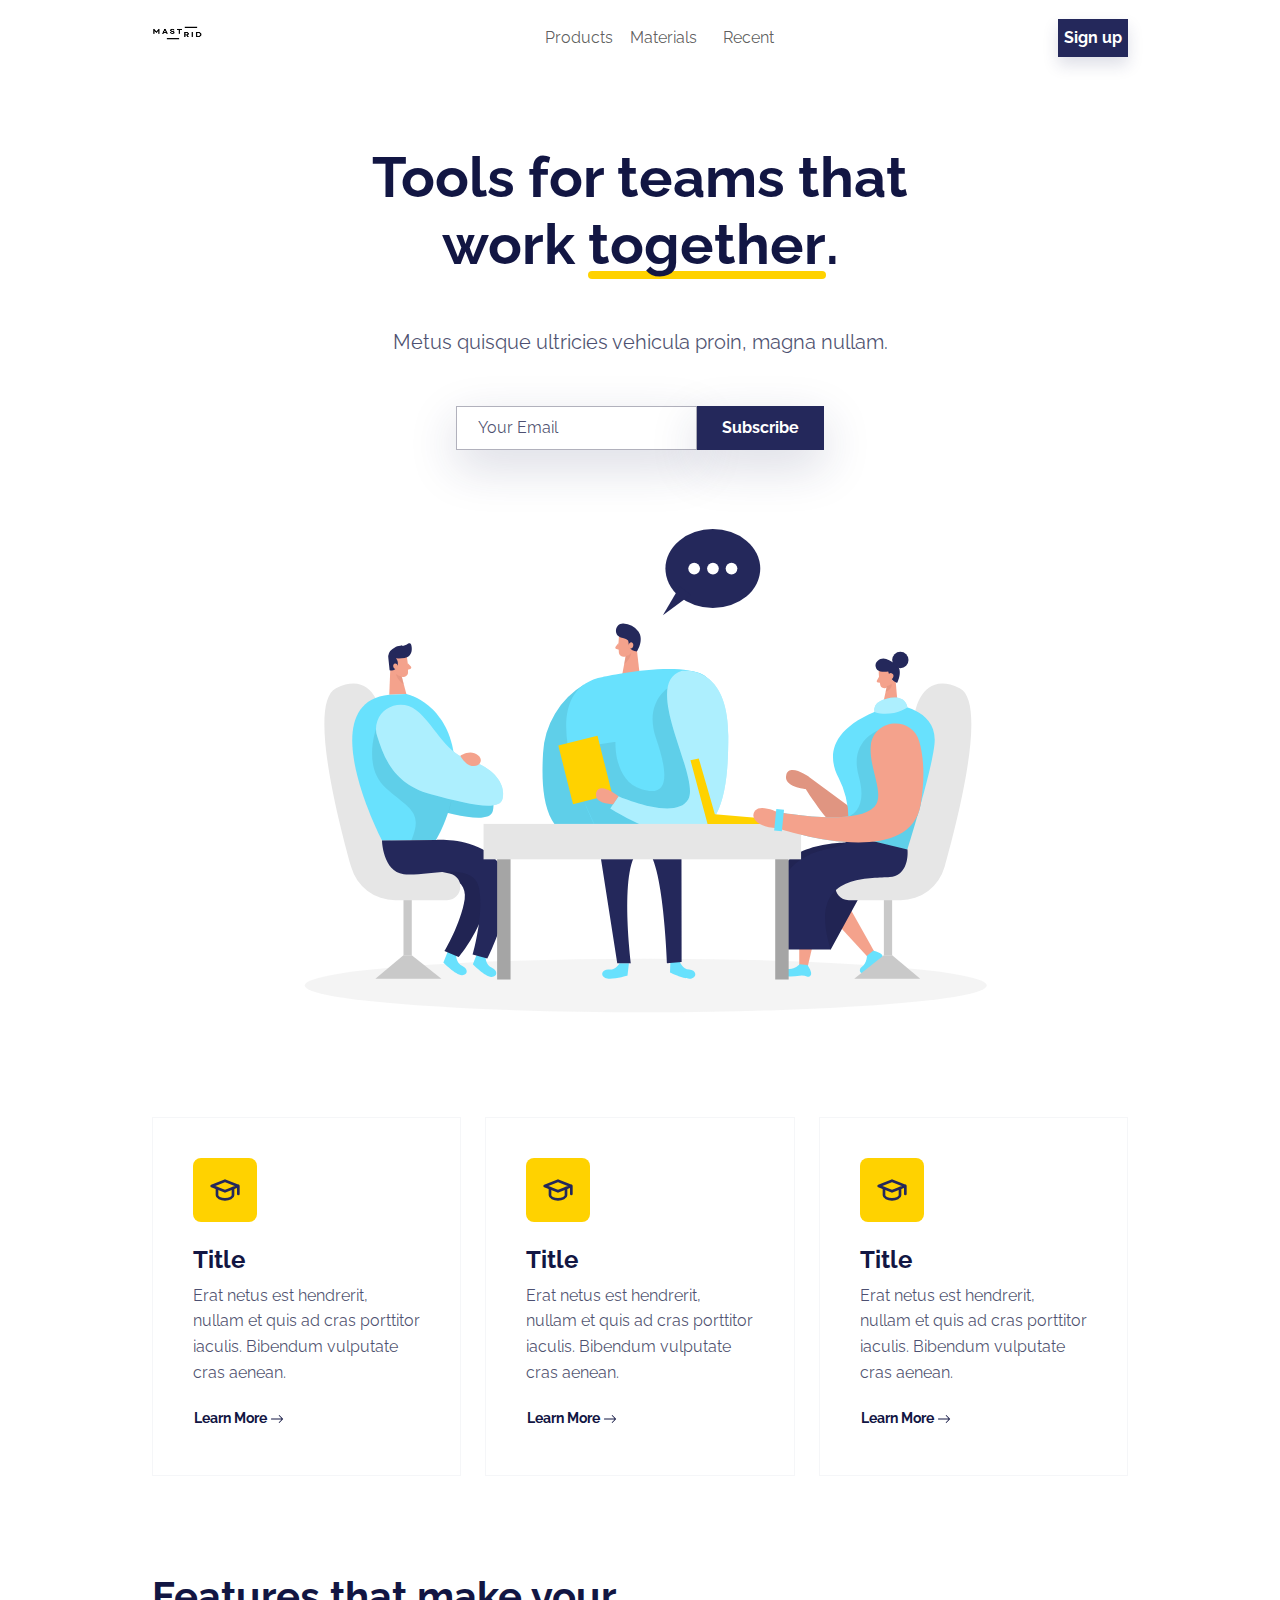
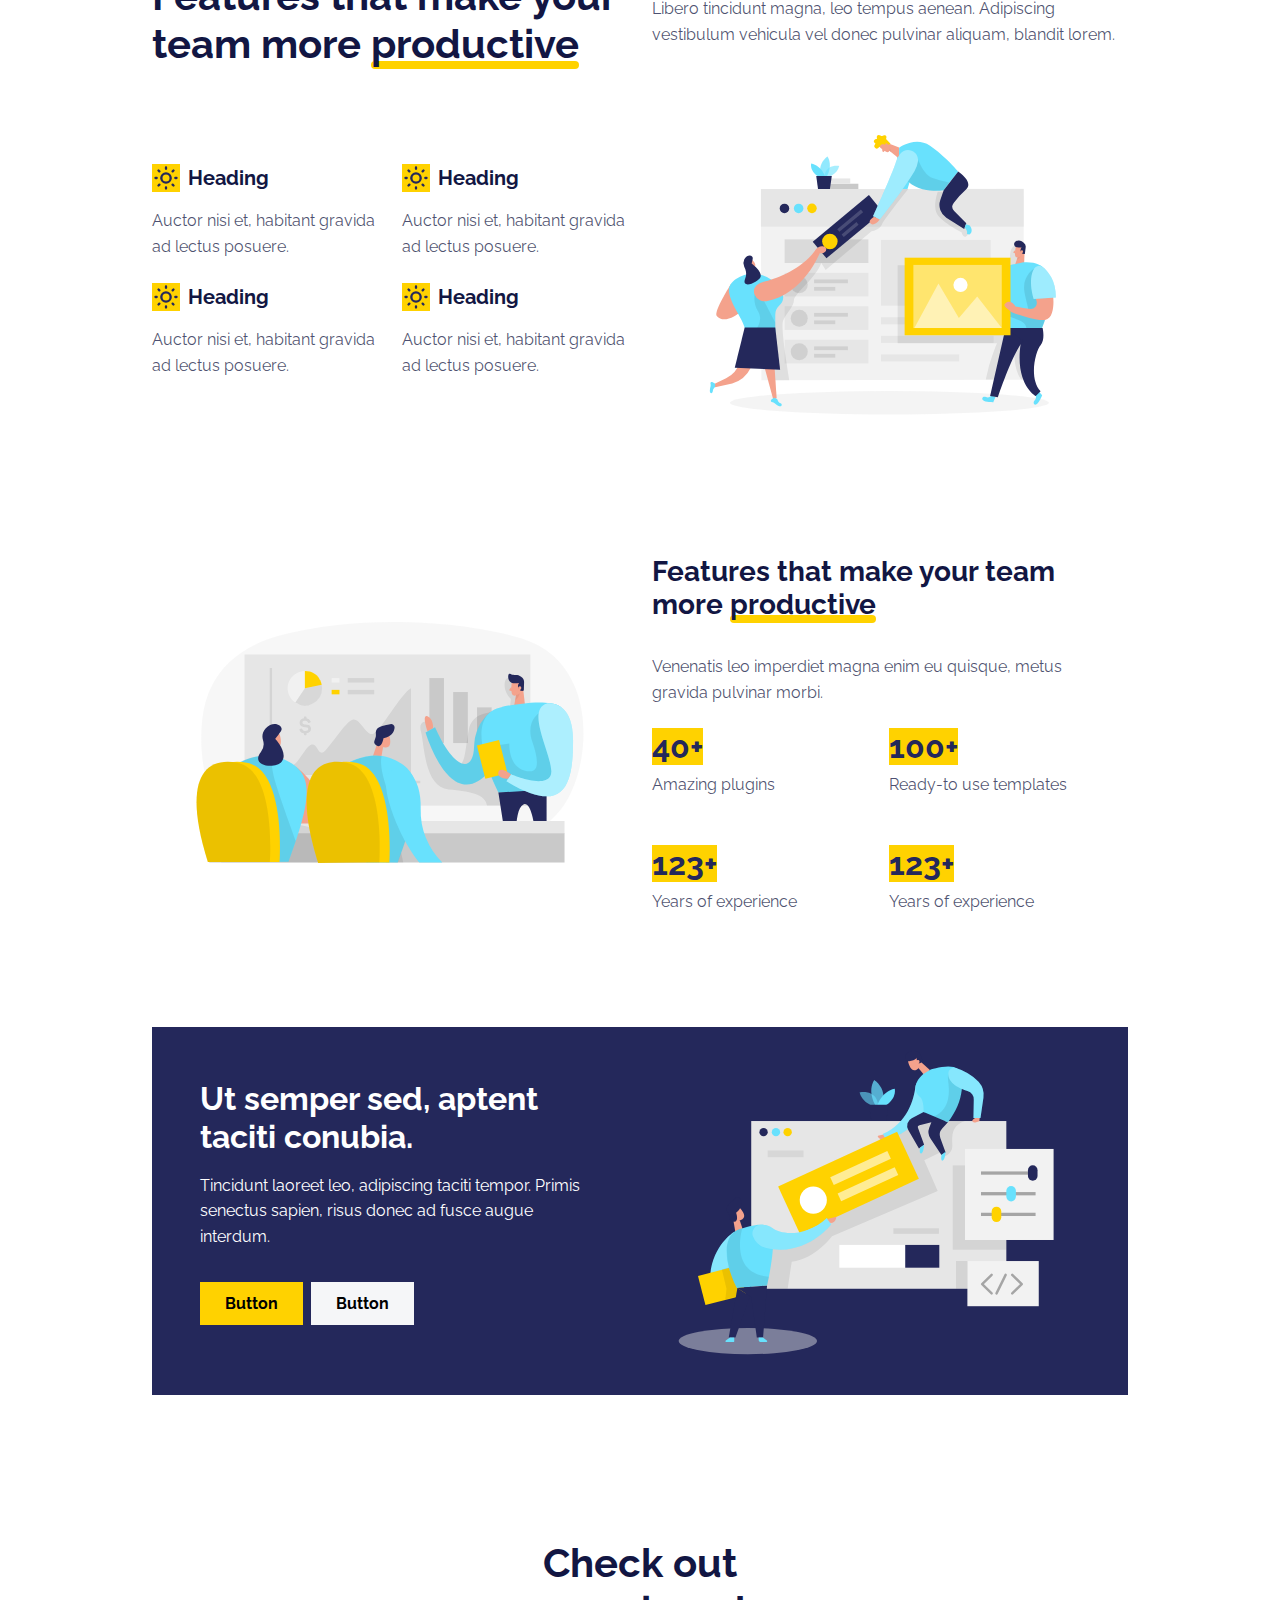
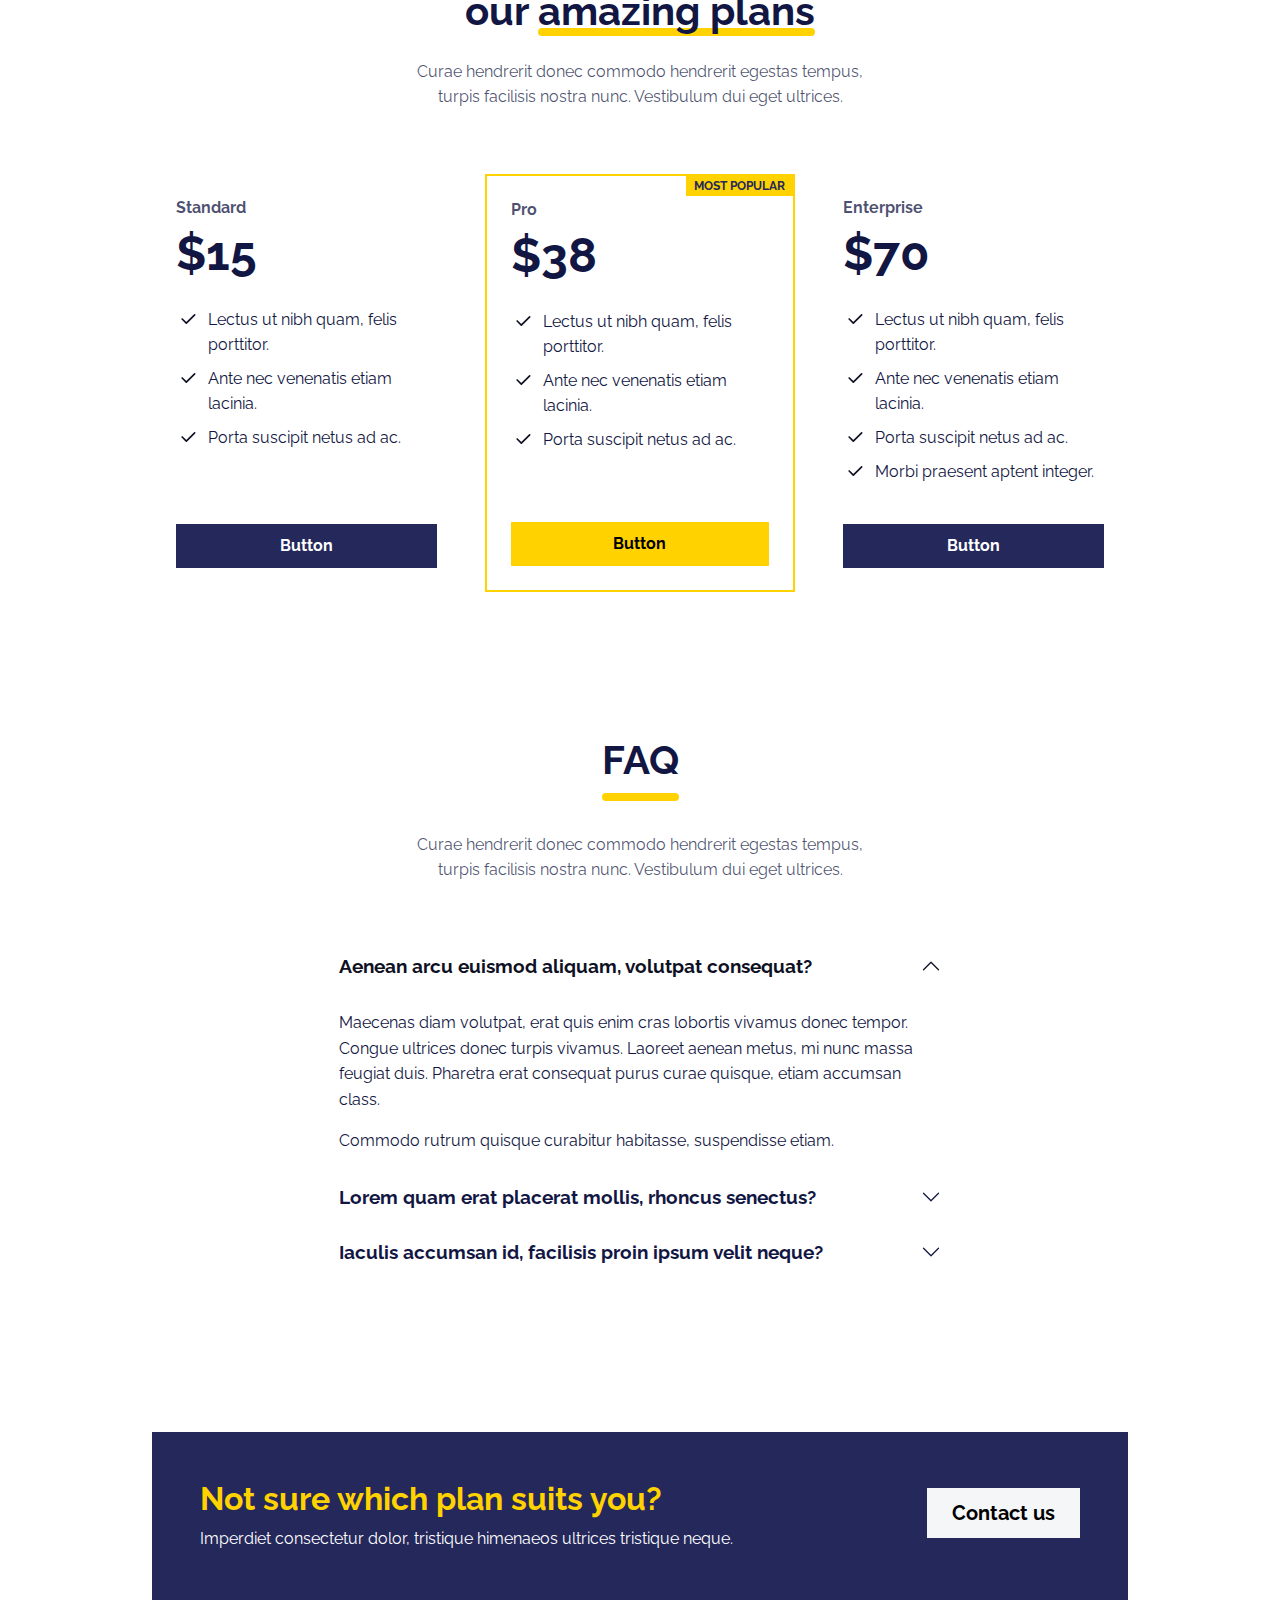
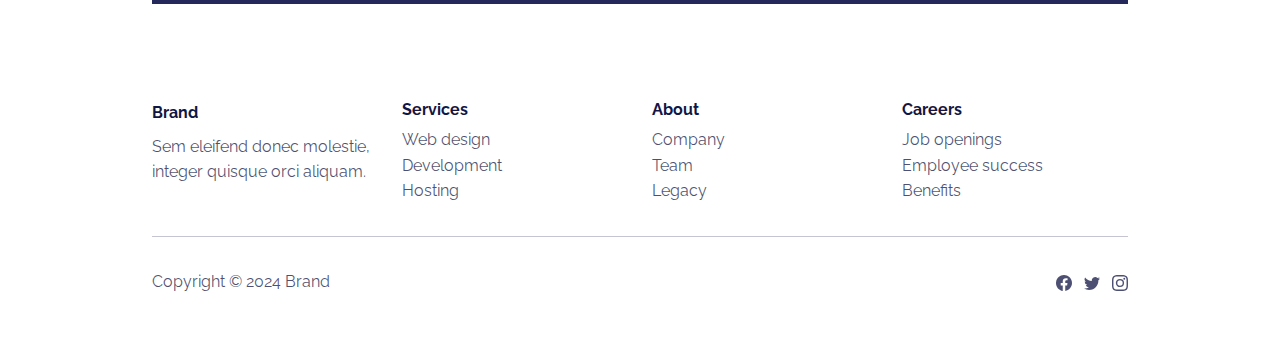
<file: index.html>
<!DOCTYPE html>
<html data-bs-theme="light" lang="en">

<head>
    <meta charset="utf-8">
    <meta name="viewport" content="width=device-width, initial-scale=1.0, shrink-to-fit=no">
    <title>Home - Brand</title>
    <link rel="stylesheet" href="assets/bootstrap/css/bootstrap.min.css">
    <link rel="stylesheet" href="https://fonts.googleapis.com/css?family=Raleway:300italic,400italic,600italic,700italic,800italic,400,300,600,700,800&amp;display=swap">
    <link rel="stylesheet" href="assets/css/untitled-1.css">
    <link rel="stylesheet" href="assets/css/untitled.css">
</head>

<body>
    <nav class="navbar navbar-expand-lg fixed-top bg-body clean-navbar" id="mainNav">
        <div class="container"><a class="navbar-brand d-flex align-items-center" href="/"><img src="assets/img/brands/mastrid%20più%20bello222.png" style="width: 50px;height: 50px;" class="mb-0 pb-2"><span></span>
                <div></div>
            </a><button data-bs-toggle="collapse" class="navbar-toggler" data-bs-target="#navcol-1"><span class="visually-hidden">Toggle navigation</span><span class="navbar-toggler-icon"></span></button>
            <div class="collapse navbar-collapse" id="navcol-1">
                <ul class="navbar-nav mx-auto">
                    <li class="nav-item col-5"><a class="nav-link" href="/go/features.html" style="text-align: center;padding: 3px;">Products</a></li>
                    <li class="nav-item col-5"><a class="nav-link" href="/integrations.html" style="text-align: center;padding: 3px;">Materials</a></li>
                    <li class="nav-item col-5"><a class="nav-link" href="/pricing.html" style="text-align: center;padding: 3px;">Recent</a></li>
                </ul><a class="btn btn-primary shadow" role="button" href="signup.html" style="padding: 5px;">Sign up</a>
            </div>
        </div>
    </nav>
    <header class="pt-5">
        <div class="container pt-4 pt-xl-5">
            <div class="row pt-5">
                <div class="col-md-8 text-center text-md-start mx-auto">
                    <div class="text-center">
                        <h1 class="display-4 fw-bold mb-5">Tools for teams that work&nbsp;<span class="underline">together</span>.</h1>
                        <p class="fs-5 text-muted mb-5">Metus quisque ultricies vehicula proin, magna nullam.</p>
                        <form class="d-flex justify-content-center flex-wrap" method="post" data-bs-theme="light">
                            <div class="shadow-lg mb-3"><input class="form-control" type="email" name="email" placeholder="Your Email"></div>
                            <div class="shadow-lg mb-3"><button class="btn btn-primary" type="submit">Subscribe </button></div>
                        </form>
                    </div>
                </div>
                <div class="col-12 col-lg-10 mx-auto">
                    <div class="text-center position-relative"><img class="img-fluid" src="assets/img/illustrations/meeting.svg" style="width: 800px;"></div>
                </div>
            </div>
        </div>
    </header>
    <section>
        <div class="container py-4 py-xl-5">
            <div class="row gy-4 row-cols-1 row-cols-md-2 row-cols-lg-3">
                <div class="col">
                    <div class="card border-light border-1 d-flex justify-content-center p-4">
                        <div class="card-body">
                            <div class="bs-icon-lg bs-icon-rounded bs-icon-secondary d-flex flex-shrink-0 justify-content-center align-items-center d-inline-block mb-4 bs-icon"><svg xmlns="http://www.w3.org/2000/svg" width="1em" height="1em" viewBox="0 0 24 24" stroke-width="2" stroke="currentColor" fill="none" stroke-linecap="round" stroke-linejoin="round" class="icon icon-tabler icon-tabler-school">
                                    <path stroke="none" d="M0 0h24v24H0z" fill="none"></path>
                                    <path d="M22 9l-10 -4l-10 4l10 4l10 -4v6"></path>
                                    <path d="M6 10.6v5.4a6 3 0 0 0 12 0v-5.4"></path>
                                </svg></div>
                            <div>
                                <h4 class="fw-bold">Title</h4>
                                <p class="text-muted">Erat netus est hendrerit, nullam et quis ad cras porttitor iaculis. Bibendum vulputate cras aenean.</p><button class="btn btn-sm px-0" type="button">Learn More&nbsp;<svg xmlns="http://www.w3.org/2000/svg" width="1em" height="1em" fill="currentColor" viewBox="0 0 16 16" class="bi bi-arrow-right">
                                        <path fill-rule="evenodd" d="M1 8a.5.5 0 0 1 .5-.5h11.793l-3.147-3.146a.5.5 0 0 1 .708-.708l4 4a.5.5 0 0 1 0 .708l-4 4a.5.5 0 0 1-.708-.708L13.293 8.5H1.5A.5.5 0 0 1 1 8"></path>
                                    </svg><br></button>
                            </div>
                        </div>
                    </div>
                </div>
                <div class="col">
                    <div class="card border-light border-1 d-flex justify-content-center p-4">
                        <div class="card-body">
                            <div class="bs-icon-lg bs-icon-rounded bs-icon-secondary d-flex flex-shrink-0 justify-content-center align-items-center d-inline-block mb-4 bs-icon"><svg xmlns="http://www.w3.org/2000/svg" width="1em" height="1em" viewBox="0 0 24 24" stroke-width="2" stroke="currentColor" fill="none" stroke-linecap="round" stroke-linejoin="round" class="icon icon-tabler icon-tabler-school">
                                    <path stroke="none" d="M0 0h24v24H0z" fill="none"></path>
                                    <path d="M22 9l-10 -4l-10 4l10 4l10 -4v6"></path>
                                    <path d="M6 10.6v5.4a6 3 0 0 0 12 0v-5.4"></path>
                                </svg></div>
                            <div>
                                <h4 class="fw-bold">Title</h4>
                                <p class="text-muted">Erat netus est hendrerit, nullam et quis ad cras porttitor iaculis. Bibendum vulputate cras aenean.</p><button class="btn btn-sm px-0" type="button">Learn More&nbsp;<svg xmlns="http://www.w3.org/2000/svg" width="1em" height="1em" fill="currentColor" viewBox="0 0 16 16" class="bi bi-arrow-right">
                                        <path fill-rule="evenodd" d="M1 8a.5.5 0 0 1 .5-.5h11.793l-3.147-3.146a.5.5 0 0 1 .708-.708l4 4a.5.5 0 0 1 0 .708l-4 4a.5.5 0 0 1-.708-.708L13.293 8.5H1.5A.5.5 0 0 1 1 8"></path>
                                    </svg><br></button>
                            </div>
                        </div>
                    </div>
                </div>
                <div class="col">
                    <div class="card border-light border-1 d-flex justify-content-center p-4">
                        <div class="card-body">
                            <div class="bs-icon-lg bs-icon-rounded bs-icon-secondary d-flex flex-shrink-0 justify-content-center align-items-center d-inline-block mb-4 bs-icon"><svg xmlns="http://www.w3.org/2000/svg" width="1em" height="1em" viewBox="0 0 24 24" stroke-width="2" stroke="currentColor" fill="none" stroke-linecap="round" stroke-linejoin="round" class="icon icon-tabler icon-tabler-school">
                                    <path stroke="none" d="M0 0h24v24H0z" fill="none"></path>
                                    <path d="M22 9l-10 -4l-10 4l10 4l10 -4v6"></path>
                                    <path d="M6 10.6v5.4a6 3 0 0 0 12 0v-5.4"></path>
                                </svg></div>
                            <div>
                                <h4 class="fw-bold">Title</h4>
                                <p class="text-muted">Erat netus est hendrerit, nullam et quis ad cras porttitor iaculis. Bibendum vulputate cras aenean.</p><button class="btn btn-sm px-0" type="button">Learn More&nbsp;<svg xmlns="http://www.w3.org/2000/svg" width="1em" height="1em" fill="currentColor" viewBox="0 0 16 16" class="bi bi-arrow-right">
                                        <path fill-rule="evenodd" d="M1 8a.5.5 0 0 1 .5-.5h11.793l-3.147-3.146a.5.5 0 0 1 .708-.708l4 4a.5.5 0 0 1 0 .708l-4 4a.5.5 0 0 1-.708-.708L13.293 8.5H1.5A.5.5 0 0 1 1 8"></path>
                                    </svg><br></button>
                            </div>
                        </div>
                    </div>
                </div>
            </div>
        </div>
    </section>
    <section>
        <div class="container py-4 py-xl-5">
            <div class="row">
                <div class="col-md-6">
                    <h3 class="display-6 fw-bold pb-md-4">Features that make your team more&nbsp;<span class="underline">productive</span></h3>
                </div>
                <div class="col-md-6 pt-4">
                    <p class="text-muted mb-4">Libero tincidunt magna, leo tempus aenean. Adipiscing vestibulum vehicula vel donec pulvinar aliquam, blandit lorem.</p>
                </div>
            </div>
            <div class="row gy-4 gy-md-0">
                <div class="col-md-6 d-flex d-sm-flex d-md-flex justify-content-center align-items-center justify-content-md-start align-items-md-center justify-content-xl-center">
                    <div>
                        <div class="row gy-2 row-cols-1 row-cols-sm-2">
                            <div class="col text-center text-md-start">
                                <div class="d-flex justify-content-center align-items-center justify-content-md-start"><svg xmlns="http://www.w3.org/2000/svg" width="1em" height="1em" viewBox="0 0 24 24" stroke-width="2" stroke="currentColor" fill="none" stroke-linecap="round" stroke-linejoin="round" class="icon icon-tabler icon-tabler-sun fs-3 text-primary bg-secondary">
                                        <path stroke="none" d="M0 0h24v24H0z" fill="none"></path>
                                        <path d="M12 12m-4 0a4 4 0 1 0 8 0a4 4 0 1 0 -8 0"></path>
                                        <path d="M3 12h1m8 -9v1m8 8h1m-9 8v1m-6.4 -15.4l.7 .7m12.1 -.7l-.7 .7m0 11.4l.7 .7m-12.1 -.7l-.7 .7"></path>
                                    </svg>
                                    <h5 class="fw-bold mb-0 ms-2">Heading</h5>
                                </div>
                                <p class="text-muted my-3">Auctor nisi et, habitant gravida ad lectus posuere.</p>
                            </div>
                            <div class="col text-center text-md-start">
                                <div class="d-flex justify-content-center align-items-center justify-content-md-start"><svg xmlns="http://www.w3.org/2000/svg" width="1em" height="1em" viewBox="0 0 24 24" stroke-width="2" stroke="currentColor" fill="none" stroke-linecap="round" stroke-linejoin="round" class="icon icon-tabler icon-tabler-sun fs-3 text-primary bg-secondary">
                                        <path stroke="none" d="M0 0h24v24H0z" fill="none"></path>
                                        <path d="M12 12m-4 0a4 4 0 1 0 8 0a4 4 0 1 0 -8 0"></path>
                                        <path d="M3 12h1m8 -9v1m8 8h1m-9 8v1m-6.4 -15.4l.7 .7m12.1 -.7l-.7 .7m0 11.4l.7 .7m-12.1 -.7l-.7 .7"></path>
                                    </svg>
                                    <h5 class="fw-bold mb-0 ms-2">Heading</h5>
                                </div>
                                <p class="text-muted my-3">Auctor nisi et, habitant gravida ad lectus posuere.</p>
                            </div>
                            <div class="col text-center text-md-start">
                                <div class="d-flex justify-content-center align-items-center justify-content-md-start"><svg xmlns="http://www.w3.org/2000/svg" width="1em" height="1em" viewBox="0 0 24 24" stroke-width="2" stroke="currentColor" fill="none" stroke-linecap="round" stroke-linejoin="round" class="icon icon-tabler icon-tabler-sun fs-3 text-primary bg-secondary">
                                        <path stroke="none" d="M0 0h24v24H0z" fill="none"></path>
                                        <path d="M12 12m-4 0a4 4 0 1 0 8 0a4 4 0 1 0 -8 0"></path>
                                        <path d="M3 12h1m8 -9v1m8 8h1m-9 8v1m-6.4 -15.4l.7 .7m12.1 -.7l-.7 .7m0 11.4l.7 .7m-12.1 -.7l-.7 .7"></path>
                                    </svg>
                                    <h5 class="fw-bold mb-0 ms-2">Heading</h5>
                                </div>
                                <p class="text-muted my-3">Auctor nisi et, habitant gravida ad lectus posuere.</p>
                            </div>
                            <div class="col text-center text-md-start">
                                <div class="d-flex justify-content-center align-items-center justify-content-md-start"><svg xmlns="http://www.w3.org/2000/svg" width="1em" height="1em" viewBox="0 0 24 24" stroke-width="2" stroke="currentColor" fill="none" stroke-linecap="round" stroke-linejoin="round" class="icon icon-tabler icon-tabler-sun fs-3 text-primary bg-secondary">
                                        <path stroke="none" d="M0 0h24v24H0z" fill="none"></path>
                                        <path d="M12 12m-4 0a4 4 0 1 0 8 0a4 4 0 1 0 -8 0"></path>
                                        <path d="M3 12h1m8 -9v1m8 8h1m-9 8v1m-6.4 -15.4l.7 .7m12.1 -.7l-.7 .7m0 11.4l.7 .7m-12.1 -.7l-.7 .7"></path>
                                    </svg>
                                    <h5 class="fw-bold mb-0 ms-2">Heading</h5>
                                </div>
                                <p class="text-muted my-3">Auctor nisi et, habitant gravida ad lectus posuere.</p>
                            </div>
                        </div>
                    </div>
                </div>
                <div class="col-md-6 order-first order-md-last">
                    <div><img class="rounded img-fluid w-100 fit-cover" style="min-height: 300px;" src="assets/img/illustrations/teamwork.svg"></div>
                </div>
            </div>
        </div>
    </section>
    <section>
        <div class="container py-4 py-xl-5">
            <div class="row gy-4 gy-md-0">
                <div class="col-md-6 text-center text-md-start d-flex d-sm-flex d-md-flex justify-content-center align-items-center justify-content-md-start align-items-md-center justify-content-xl-center">
                    <div><img class="rounded img-fluid fit-cover" style="min-height: 300px;" src="assets/img/illustrations/presentation.svg" width="800"></div>
                </div>
                <div class="col">
                    <div style="max-width: 450px;">
                        <h3 class="fw-bold pb-md-4">Features that make your team more&nbsp;<span class="underline">productive</span></h3>
                        <p class="text-muted py-4 py-md-0">Venenatis leo imperdiet magna enim eu quisque, metus gravida pulvinar morbi.</p>
                        <div class="row gy-4 row-cols-2 row-cols-md-2">
                            <div class="col">
                                <div><span class="fs-2 fw-bold text-primary bg-secondary">40+</span>
                                    <p class="fw-normal text-muted">Amazing plugins</p>
                                </div>
                            </div>
                            <div class="col">
                                <div><span class="fs-2 fw-bold text-primary bg-secondary">100+</span>
                                    <p class="fw-normal text-muted">Ready-to use templates</p>
                                </div>
                            </div>
                            <div class="col">
                                <div><span class="fs-2 fw-bold text-primary bg-secondary">123+</span>
                                    <p class="fw-normal text-muted">Years of experience</p>
                                </div>
                            </div>
                            <div class="col">
                                <div><span class="fs-2 fw-bold text-primary bg-secondary">123+</span>
                                    <p class="fw-normal text-muted">Years of experience</p>
                                </div>
                            </div>
                        </div>
                    </div>
                </div>
            </div>
        </div>
    </section>
    <section class="py-4 py-xl-5">
        <div class="container">
            <div class="bg-primary border rounded border-0 border-primary overflow-hidden">
                <div class="row g-0">
                    <div class="col-md-6 d-flex flex-column justify-content-center">
                        <div class="text-white p-4 p-md-5">
                            <h2 class="fw-bold mb-3">Ut semper sed, aptent taciti conubia.</h2>
                            <p class="mb-4">Tincidunt laoreet leo, adipiscing taciti tempor. Primis senectus sapien, risus donec ad fusce augue interdum.</p>
                            <div class="my-3"><a class="btn btn-secondary me-2 mt-2" role="button" href="#">Button</a><a class="btn btn-light mt-2" role="button" href="#">Button</a></div>
                        </div>
                    </div>
                    <div class="col-md-6 order-first order-md-last" style="min-height: 250px;"><img class="w-100 h-100 fit-contain pt-5 pt-md-0" src="assets/img/illustrations/web-development.svg"></div>
                </div>
            </div>
        </div>
    </section>
    <section class="py-5">
        <div class="container py-4 py-xl-5">
            <div class="row mb-5">
                <div class="col-md-8 col-xl-6 text-center mx-auto">
                    <h2 class="display-6 fw-bold mb-4">Check out<br>our <span class="underline">amazing plans</span></h2>
                    <p class="text-muted">Curae hendrerit donec commodo hendrerit egestas tempus, turpis facilisis nostra nunc. Vestibulum dui eget ultrices.</p>
                </div>
            </div>
            <div class="row gy-4 row-cols-1 row-cols-md-2 row-cols-lg-3">
                <div class="col">
                    <div class="card border-0 h-100">
                        <div class="card-body d-flex flex-column justify-content-between p-4">
                            <div>
                                <h6 class="fw-bold text-muted">Standard</h6>
                                <h4 class="display-5 fw-bold mb-4">$15</h4>
                                <ul class="list-unstyled">
                                    <li class="d-flex mb-2"><span class="bs-icon-xs bs-icon-rounded bs-icon me-2"><svg xmlns="http://www.w3.org/2000/svg" width="1em" height="1em" viewBox="0 0 24 24" stroke-width="2" stroke="currentColor" fill="none" stroke-linecap="round" stroke-linejoin="round" class="icon icon-tabler icon-tabler-check fs-5 text-primary-emphasis">
                                                <path stroke="none" d="M0 0h24v24H0z" fill="none"></path>
                                                <path d="M5 12l5 5l10 -10"></path>
                                            </svg></span><span>Lectus ut nibh quam, felis porttitor.</span></li>
                                    <li class="d-flex mb-2"><span class="bs-icon-xs bs-icon-rounded bs-icon me-2"><svg xmlns="http://www.w3.org/2000/svg" width="1em" height="1em" viewBox="0 0 24 24" stroke-width="2" stroke="currentColor" fill="none" stroke-linecap="round" stroke-linejoin="round" class="icon icon-tabler icon-tabler-check fs-5 text-primary-emphasis">
                                                <path stroke="none" d="M0 0h24v24H0z" fill="none"></path>
                                                <path d="M5 12l5 5l10 -10"></path>
                                            </svg></span><span>Ante nec venenatis etiam lacinia.</span></li>
                                    <li class="d-flex mb-2"><span class="bs-icon-xs bs-icon-rounded bs-icon me-2"><svg xmlns="http://www.w3.org/2000/svg" width="1em" height="1em" viewBox="0 0 24 24" stroke-width="2" stroke="currentColor" fill="none" stroke-linecap="round" stroke-linejoin="round" class="icon icon-tabler icon-tabler-check fs-5 text-primary-emphasis">
                                                <path stroke="none" d="M0 0h24v24H0z" fill="none"></path>
                                                <path d="M5 12l5 5l10 -10"></path>
                                            </svg></span><span>Porta suscipit netus ad ac.</span></li>
                                </ul>
                            </div><a class="btn btn-primary" role="button" href="#">Button</a>
                        </div>
                    </div>
                </div>
                <div class="col">
                    <div class="card border-secondary border-2 h-100">
                        <div class="card-body d-flex flex-column justify-content-between p-4"><span class="badge bg-secondary position-absolute top-0 end-0 rounded-bottom-left text-uppercase text-primary">Most Popular</span>
                            <div>
                                <h6 class="fw-bold text-muted">Pro</h6>
                                <h4 class="display-5 fw-bold mb-4">$38</h4>
                                <ul class="list-unstyled">
                                    <li class="d-flex mb-2"><span class="bs-icon-xs bs-icon-rounded bs-icon me-2"><svg xmlns="http://www.w3.org/2000/svg" width="1em" height="1em" viewBox="0 0 24 24" stroke-width="2" stroke="currentColor" fill="none" stroke-linecap="round" stroke-linejoin="round" class="icon icon-tabler icon-tabler-check fs-5 text-primary-emphasis">
                                                <path stroke="none" d="M0 0h24v24H0z" fill="none"></path>
                                                <path d="M5 12l5 5l10 -10"></path>
                                            </svg></span><span>Lectus ut nibh quam, felis porttitor.</span></li>
                                    <li class="d-flex mb-2"><span class="bs-icon-xs bs-icon-rounded bs-icon me-2"><svg xmlns="http://www.w3.org/2000/svg" width="1em" height="1em" viewBox="0 0 24 24" stroke-width="2" stroke="currentColor" fill="none" stroke-linecap="round" stroke-linejoin="round" class="icon icon-tabler icon-tabler-check fs-5 text-primary-emphasis">
                                                <path stroke="none" d="M0 0h24v24H0z" fill="none"></path>
                                                <path d="M5 12l5 5l10 -10"></path>
                                            </svg></span><span>Ante nec venenatis etiam lacinia.</span></li>
                                    <li class="d-flex mb-2"><span class="bs-icon-xs bs-icon-rounded bs-icon me-2"><svg xmlns="http://www.w3.org/2000/svg" width="1em" height="1em" viewBox="0 0 24 24" stroke-width="2" stroke="currentColor" fill="none" stroke-linecap="round" stroke-linejoin="round" class="icon icon-tabler icon-tabler-check fs-5 text-primary-emphasis">
                                                <path stroke="none" d="M0 0h24v24H0z" fill="none"></path>
                                                <path d="M5 12l5 5l10 -10"></path>
                                            </svg></span><span>Porta suscipit netus ad ac.</span></li>
                                </ul>
                            </div><a class="btn btn-warning" role="button" href="#">Button</a>
                        </div>
                    </div>
                </div>
                <div class="col">
                    <div class="card border-0 h-100">
                        <div class="card-body d-flex flex-column justify-content-between p-4">
                            <div class="pb-4">
                                <h6 class="fw-bold text-muted">Enterprise</h6>
                                <h4 class="display-5 fw-bold mb-4">$70</h4>
                                <ul class="list-unstyled">
                                    <li class="d-flex mb-2"><span class="bs-icon-xs bs-icon-rounded bs-icon me-2"><svg xmlns="http://www.w3.org/2000/svg" width="1em" height="1em" viewBox="0 0 24 24" stroke-width="2" stroke="currentColor" fill="none" stroke-linecap="round" stroke-linejoin="round" class="icon icon-tabler icon-tabler-check fs-5 text-primary-emphasis">
                                                <path stroke="none" d="M0 0h24v24H0z" fill="none"></path>
                                                <path d="M5 12l5 5l10 -10"></path>
                                            </svg></span><span>Lectus ut nibh quam, felis porttitor.</span></li>
                                    <li class="d-flex mb-2"><span class="bs-icon-xs bs-icon-rounded bs-icon me-2"><svg xmlns="http://www.w3.org/2000/svg" width="1em" height="1em" viewBox="0 0 24 24" stroke-width="2" stroke="currentColor" fill="none" stroke-linecap="round" stroke-linejoin="round" class="icon icon-tabler icon-tabler-check fs-5 text-primary-emphasis">
                                                <path stroke="none" d="M0 0h24v24H0z" fill="none"></path>
                                                <path d="M5 12l5 5l10 -10"></path>
                                            </svg></span><span>Ante nec venenatis etiam lacinia.</span></li>
                                    <li class="d-flex mb-2"><span class="bs-icon-xs bs-icon-rounded bs-icon me-2"><svg xmlns="http://www.w3.org/2000/svg" width="1em" height="1em" viewBox="0 0 24 24" stroke-width="2" stroke="currentColor" fill="none" stroke-linecap="round" stroke-linejoin="round" class="icon icon-tabler icon-tabler-check fs-5 text-primary-emphasis">
                                                <path stroke="none" d="M0 0h24v24H0z" fill="none"></path>
                                                <path d="M5 12l5 5l10 -10"></path>
                                            </svg></span><span>Porta suscipit netus ad ac.</span></li>
                                    <li class="d-flex mb-2"><span class="bs-icon-xs bs-icon-rounded bs-icon me-2"><svg xmlns="http://www.w3.org/2000/svg" width="1em" height="1em" viewBox="0 0 24 24" stroke-width="2" stroke="currentColor" fill="none" stroke-linecap="round" stroke-linejoin="round" class="icon icon-tabler icon-tabler-check fs-5 text-primary-emphasis">
                                                <path stroke="none" d="M0 0h24v24H0z" fill="none"></path>
                                                <path d="M5 12l5 5l10 -10"></path>
                                            </svg></span><span>Morbi praesent aptent integer.</span></li>
                                </ul>
                            </div><a class="btn btn-primary" role="button" href="#">Button</a>
                        </div>
                    </div>
                </div>
            </div>
        </div>
    </section>
    <section class="py-4 py-xl-5 mb-5">
        <div class="container">
            <div class="row mb-2">
                <div class="col-md-8 col-xl-6 text-center mx-auto">
                    <h2 class="display-6 fw-bold mb-5"><span class="pb-3 underline">FAQ<br></span></h2>
                    <p class="text-muted mb-5">Curae hendrerit donec commodo hendrerit egestas tempus, turpis facilisis nostra nunc. Vestibulum dui eget ultrices.</p>
                </div>
            </div>
            <div class="row mb-2">
                <div class="col-md-8 mx-auto">
                    <div class="accordion text-muted" role="tablist" id="accordion-1">
                        <div class="accordion-item">
                            <h2 class="accordion-header" role="tab"><button class="accordion-button" type="button" data-bs-toggle="collapse" data-bs-target="#accordion-1 .item-1" aria-expanded="true" aria-controls="accordion-1 .item-1">Aenean arcu euismod aliquam, volutpat consequat?</button></h2>
                            <div class="accordion-collapse collapse show item-1" role="tabpanel" data-bs-parent="#accordion-1">
                                <div class="accordion-body">
                                    <p>Maecenas diam volutpat, erat quis enim cras lobortis vivamus donec tempor. Congue ultrices donec turpis vivamus. Laoreet aenean metus, mi nunc massa feugiat duis. Pharetra erat consequat purus curae quisque, etiam accumsan class.</p>
                                    <p class="mb-0">Commodo rutrum quisque curabitur habitasse, suspendisse etiam.</p>
                                </div>
                            </div>
                        </div>
                        <div class="accordion-item">
                            <h2 class="accordion-header" role="tab"><button class="accordion-button collapsed" type="button" data-bs-toggle="collapse" data-bs-target="#accordion-1 .item-2" aria-expanded="false" aria-controls="accordion-1 .item-2">Lorem quam erat placerat mollis, rhoncus senectus?</button></h2>
                            <div class="accordion-collapse collapse item-2" role="tabpanel" data-bs-parent="#accordion-1">
                                <div class="accordion-body">
                                    <p class="mb-0">Nullam id dolor id nibh ultricies vehicula ut id elit. Cras justo odio, dapibus ac facilisis in, egestas eget quam. Donec id elit non mi porta gravida at eget metus.</p>
                                </div>
                            </div>
                        </div>
                        <div class="accordion-item">
                            <h2 class="accordion-header" role="tab"><button class="accordion-button collapsed" type="button" data-bs-toggle="collapse" data-bs-target="#accordion-1 .item-3" aria-expanded="false" aria-controls="accordion-1 .item-3">Iaculis accumsan id, facilisis proin ipsum velit neque?</button></h2>
                            <div class="accordion-collapse collapse item-3" role="tabpanel" data-bs-parent="#accordion-1">
                                <div class="accordion-body">
                                    <p class="mb-0">Nullam id dolor id nibh ultricies vehicula ut id elit. Cras justo odio, dapibus ac facilisis in, egestas eget quam. Donec id elit non mi porta gravida at eget metus.</p>
                                </div>
                            </div>
                        </div>
                    </div>
                </div>
            </div>
        </div>
    </section>
    <section class="py-4 py-xl-5">
        <div class="container">
            <div class="text-white bg-primary border rounded border-0 border-primary d-flex flex-column justify-content-between flex-lg-row p-4 p-md-5">
                <div class="pb-2 pb-lg-1">
                    <h2 class="fw-bold text-secondary mb-2">Not sure which plan suits you?</h2>
                    <p class="mb-0">Imperdiet consectetur dolor, tristique himenaeos ultrices tristique neque.</p>
                </div>
                <div class="my-2"><a class="btn btn-light fs-5 py-2 px-4" role="button" href="contacts.html">Contact us</a></div>
            </div>
        </div>
    </section>
    <footer>
        <div class="container py-4 py-lg-5">
            <div class="row row-cols-2 row-cols-md-4">
                <div class="col-12 col-md-3">
                    <div class="fw-bold d-flex align-items-center mb-2"><span>Brand</span></div>
                    <p class="text-muted">Sem eleifend donec molestie, integer quisque orci aliquam.</p>
                </div>
                <div class="col-sm-4 col-md-3 text-lg-start d-flex flex-column">
                    <h3 class="fs-6 fw-bold">Services</h3>
                    <ul class="list-unstyled">
                        <li><a href="#">Web design</a></li>
                        <li><a href="#">Development</a></li>
                        <li><a href="#">Hosting</a></li>
                    </ul>
                </div>
                <div class="col-sm-4 col-md-3 text-lg-start d-flex flex-column">
                    <h3 class="fs-6 fw-bold">About</h3>
                    <ul class="list-unstyled">
                        <li><a href="#">Company</a></li>
                        <li><a href="#">Team</a></li>
                        <li><a href="#">Legacy</a></li>
                    </ul>
                </div>
                <div class="col-sm-4 col-md-3 text-lg-start d-flex flex-column">
                    <h3 class="fs-6 fw-bold">Careers</h3>
                    <ul class="list-unstyled">
                        <li><a href="#">Job openings</a></li>
                        <li><a href="#">Employee success</a></li>
                        <li><a href="#">Benefits</a></li>
                    </ul>
                </div>
            </div>
            <hr>
            <div class="text-muted d-flex justify-content-between align-items-center pt-3">
                <p class="mb-0">Copyright © 2024 Brand</p>
                <ul class="list-inline mb-0">
                    <li class="list-inline-item"><svg xmlns="http://www.w3.org/2000/svg" width="1em" height="1em" fill="currentColor" viewBox="0 0 16 16" class="bi bi-facebook">
                            <path d="M16 8.049c0-4.446-3.582-8.05-8-8.05C3.58 0-.002 3.603-.002 8.05c0 4.017 2.926 7.347 6.75 7.951v-5.625h-2.03V8.05H6.75V6.275c0-2.017 1.195-3.131 3.022-3.131.876 0 1.791.157 1.791.157v1.98h-1.009c-.993 0-1.303.621-1.303 1.258v1.51h2.218l-.354 2.326H9.25V16c3.824-.604 6.75-3.934 6.75-7.951"></path>
                        </svg></li>
                    <li class="list-inline-item"><svg xmlns="http://www.w3.org/2000/svg" width="1em" height="1em" fill="currentColor" viewBox="0 0 16 16" class="bi bi-twitter">
                            <path d="M5.026 15c6.038 0 9.341-5.003 9.341-9.334 0-.14 0-.282-.006-.422A6.685 6.685 0 0 0 16 3.542a6.658 6.658 0 0 1-1.889.518 3.301 3.301 0 0 0 1.447-1.817 6.533 6.533 0 0 1-2.087.793A3.286 3.286 0 0 0 7.875 6.03a9.325 9.325 0 0 1-6.767-3.429 3.289 3.289 0 0 0 1.018 4.382A3.323 3.323 0 0 1 .64 6.575v.045a3.288 3.288 0 0 0 2.632 3.218 3.203 3.203 0 0 1-.865.115 3.23 3.23 0 0 1-.614-.057 3.283 3.283 0 0 0 3.067 2.277A6.588 6.588 0 0 1 .78 13.58a6.32 6.32 0 0 1-.78-.045A9.344 9.344 0 0 0 5.026 15"></path>
                        </svg></li>
                    <li class="list-inline-item"><svg xmlns="http://www.w3.org/2000/svg" width="1em" height="1em" fill="currentColor" viewBox="0 0 16 16" class="bi bi-instagram">
                            <path d="M8 0C5.829 0 5.556.01 4.703.048 3.85.088 3.269.222 2.76.42a3.917 3.917 0 0 0-1.417.923A3.927 3.927 0 0 0 .42 2.76C.222 3.268.087 3.85.048 4.7.01 5.555 0 5.827 0 8.001c0 2.172.01 2.444.048 3.297.04.852.174 1.433.372 1.942.205.526.478.972.923 1.417.444.445.89.719 1.416.923.51.198 1.09.333 1.942.372C5.555 15.99 5.827 16 8 16s2.444-.01 3.298-.048c.851-.04 1.434-.174 1.943-.372a3.916 3.916 0 0 0 1.416-.923c.445-.445.718-.891.923-1.417.197-.509.332-1.09.372-1.942C15.99 10.445 16 10.173 16 8s-.01-2.445-.048-3.299c-.04-.851-.175-1.433-.372-1.941a3.926 3.926 0 0 0-.923-1.417A3.911 3.911 0 0 0 13.24.42c-.51-.198-1.092-.333-1.943-.372C10.443.01 10.172 0 7.998 0h.003zm-.717 1.442h.718c2.136 0 2.389.007 3.232.046.78.035 1.204.166 1.486.275.373.145.64.319.92.599.28.28.453.546.598.92.11.281.24.705.275 1.485.039.843.047 1.096.047 3.231s-.008 2.389-.047 3.232c-.035.78-.166 1.203-.275 1.485a2.47 2.47 0 0 1-.599.919c-.28.28-.546.453-.92.598-.28.11-.704.24-1.485.276-.843.038-1.096.047-3.232.047s-2.39-.009-3.233-.047c-.78-.036-1.203-.166-1.485-.276a2.478 2.478 0 0 1-.92-.598 2.48 2.48 0 0 1-.6-.92c-.109-.281-.24-.705-.275-1.485-.038-.843-.046-1.096-.046-3.233 0-2.136.008-2.388.046-3.231.036-.78.166-1.204.276-1.486.145-.373.319-.64.599-.92.28-.28.546-.453.92-.598.282-.11.705-.24 1.485-.276.738-.034 1.024-.044 2.515-.045v.002zm4.988 1.328a.96.96 0 1 0 0 1.92.96.96 0 0 0 0-1.92zm-4.27 1.122a4.109 4.109 0 1 0 0 8.217 4.109 4.109 0 0 0 0-8.217zm0 1.441a2.667 2.667 0 1 1 0 5.334 2.667 2.667 0 0 1 0-5.334"></path>
                        </svg></li>
                </ul>
            </div>
        </div>
    </footer>
    <script src="assets/bootstrap/js/bootstrap.min.js"></script>
    <script src="assets/js/data-provider.js"></script>
    <script src="assets/js/startup-modern.js"></script>
    <script src="assets/js/test.js"></script>
</body>

</html>
</file>
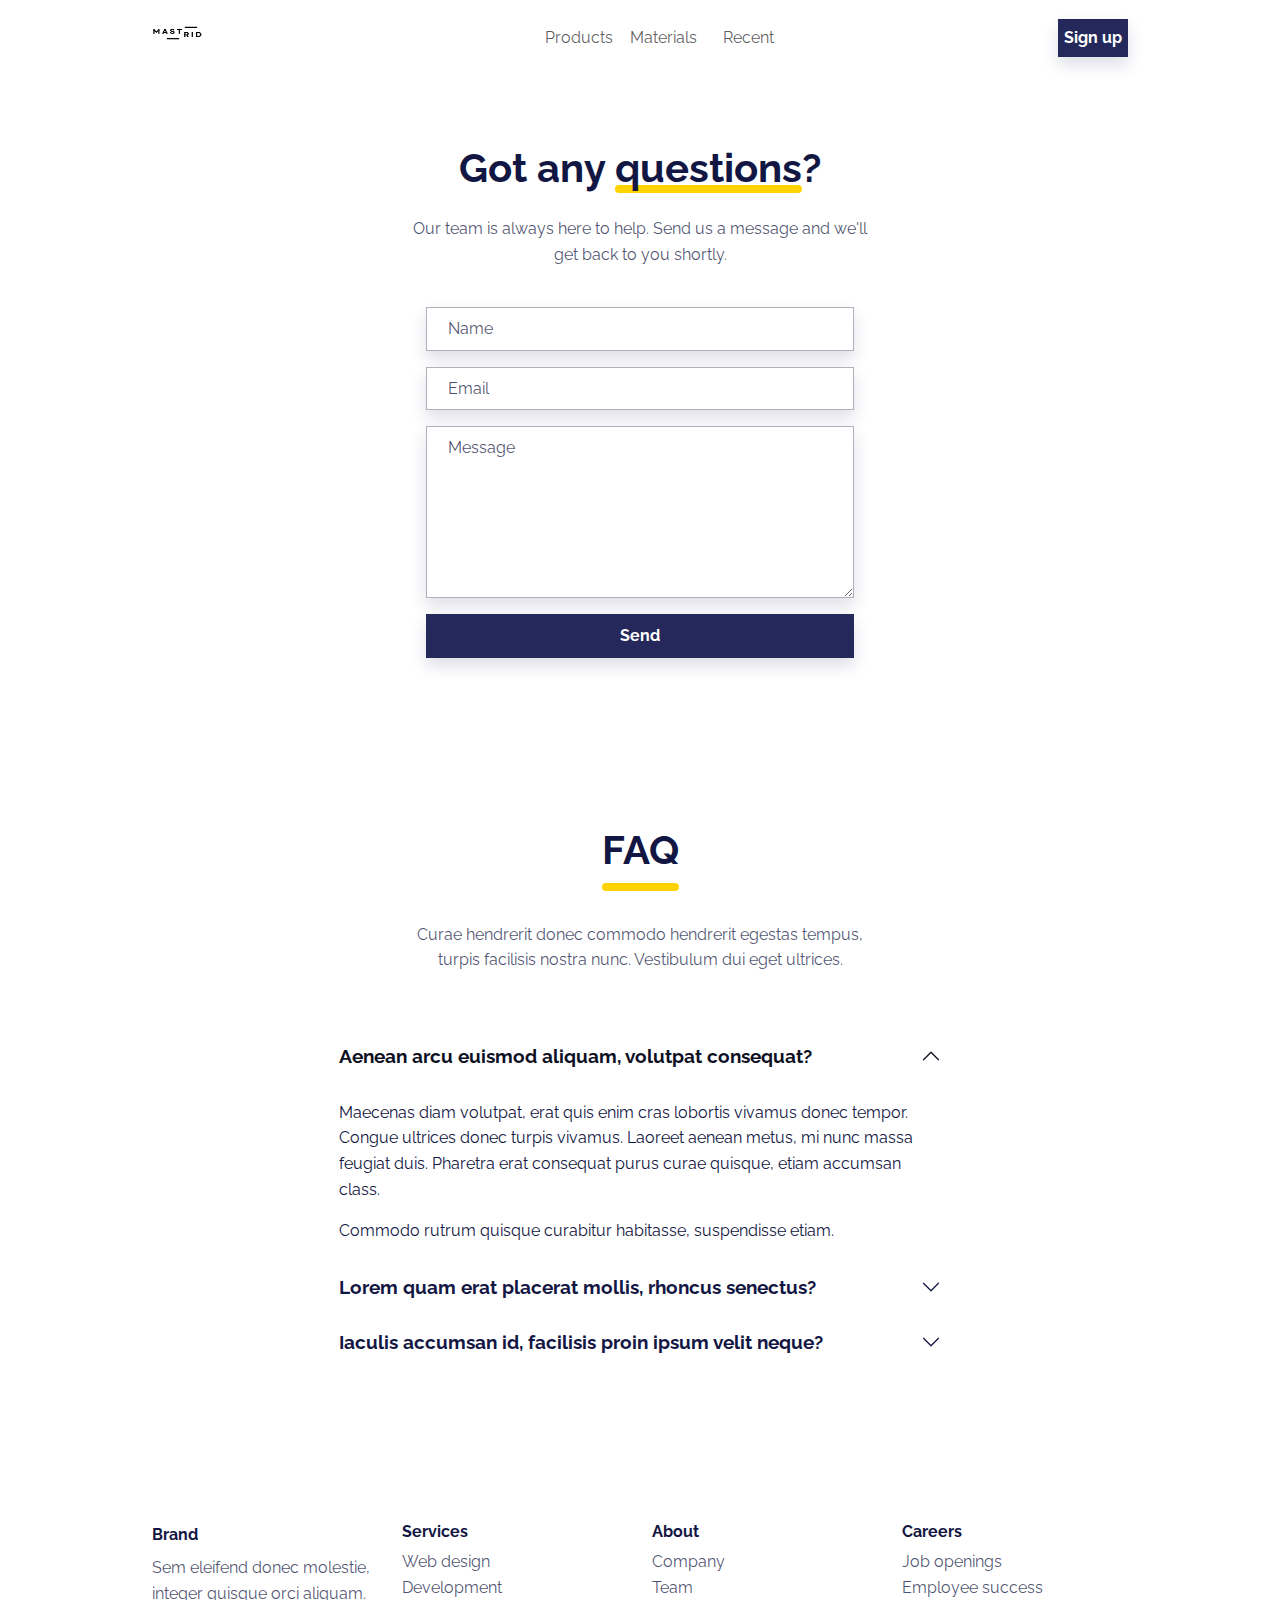
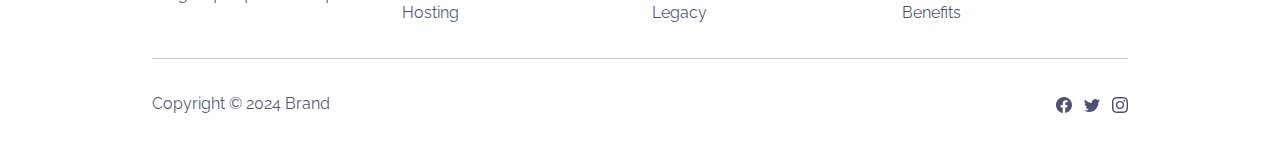
<file: contacts.html>
<!DOCTYPE html>
<html data-bs-theme="light" lang="en">

<head>
    <meta charset="utf-8">
    <meta name="viewport" content="width=device-width, initial-scale=1.0, shrink-to-fit=no">
    <title>Contacts - Brand</title>
    <link rel="stylesheet" href="assets/bootstrap/css/bootstrap.min.css">
    <link rel="stylesheet" href="https://fonts.googleapis.com/css?family=Raleway:300italic,400italic,600italic,700italic,800italic,400,300,600,700,800&amp;display=swap">
    <link rel="stylesheet" href="assets/css/untitled-1.css">
    <link rel="stylesheet" href="assets/css/untitled.css">
</head>

<body>
    <nav class="navbar navbar-expand-lg fixed-top bg-body clean-navbar" id="mainNav">
        <div class="container"><a class="navbar-brand d-flex align-items-center" href="/"><img src="assets/img/brands/mastrid%20più%20bello222.png" style="width: 50px;height: 50px;" class="mb-0 pb-2"><span></span>
                <div></div>
            </a><button data-bs-toggle="collapse" class="navbar-toggler" data-bs-target="#navcol-1"><span class="visually-hidden">Toggle navigation</span><span class="navbar-toggler-icon"></span></button>
            <div class="collapse navbar-collapse" id="navcol-1">
                <ul class="navbar-nav mx-auto">
                    <li class="nav-item col-5"><a class="nav-link" href="/features.html" style="text-align: center;padding: 3px;">Products</a></li>
                    <li class="nav-item col-5"><a class="nav-link" href="/integrations.html" style="text-align: center;padding: 3px;">Materials</a></li>
                    <li class="nav-item col-5"><a class="nav-link" href="/pricing.html" style="text-align: center;padding: 3px;">Recent</a></li>
                </ul><a class="btn btn-primary shadow" role="button" href="signup.html" style="padding: 5px;">Sign up</a>
            </div>
        </div>
    </nav>
    <section class="py-5 mt-5">
        <div class="container py-5">
            <div class="row">
                <div class="col-md-8 col-xl-6 text-center mx-auto">
                    <h2 class="display-6 fw-bold mb-4">Got any <span class="underline">questions</span>?</h2>
                    <p class="text-muted">Our team is always here to help. Send us a message and we'll get back to you shortly.</p>
                </div>
            </div>
            <div class="row d-flex justify-content-center">
                <div class="col-md-6">
                    <div>
                        <form class="p-3 p-xl-4" method="post" data-bs-theme="light">
                            <div class="mb-3"><input class="shadow form-control" type="text" id="name-1" name="name" placeholder="Name"></div>
                            <div class="mb-3"><input class="shadow form-control" type="email" id="email-1" name="email" placeholder="Email"></div>
                            <div class="mb-3"><textarea class="shadow form-control" id="message-1" name="message" rows="6" placeholder="Message"></textarea></div>
                            <div><button class="btn btn-primary shadow d-block w-100" type="submit">Send </button></div>
                        </form>
                    </div>
                </div>
            </div>
        </div>
    </section>
    <section class="py-4 py-xl-5 mb-5">
        <div class="container">
            <div class="row mb-2">
                <div class="col-md-8 col-xl-6 text-center mx-auto">
                    <h2 class="display-6 fw-bold mb-5"><span class="pb-3 underline">FAQ<br></span></h2>
                    <p class="text-muted mb-5">Curae hendrerit donec commodo hendrerit egestas tempus, turpis facilisis nostra nunc. Vestibulum dui eget ultrices.</p>
                </div>
            </div>
            <div class="row mb-2">
                <div class="col-md-8 mx-auto">
                    <div class="accordion text-muted" role="tablist" id="accordion-1">
                        <div class="accordion-item">
                            <h2 class="accordion-header" role="tab"><button class="accordion-button" type="button" data-bs-toggle="collapse" data-bs-target="#accordion-1 .item-1" aria-expanded="true" aria-controls="accordion-1 .item-1">Aenean arcu euismod aliquam, volutpat consequat?</button></h2>
                            <div class="accordion-collapse collapse show item-1" role="tabpanel" data-bs-parent="#accordion-1">
                                <div class="accordion-body">
                                    <p>Maecenas diam volutpat, erat quis enim cras lobortis vivamus donec tempor. Congue ultrices donec turpis vivamus. Laoreet aenean metus, mi nunc massa feugiat duis. Pharetra erat consequat purus curae quisque, etiam accumsan class.</p>
                                    <p class="mb-0">Commodo rutrum quisque curabitur habitasse, suspendisse etiam.</p>
                                </div>
                            </div>
                        </div>
                        <div class="accordion-item">
                            <h2 class="accordion-header" role="tab"><button class="accordion-button collapsed" type="button" data-bs-toggle="collapse" data-bs-target="#accordion-1 .item-2" aria-expanded="false" aria-controls="accordion-1 .item-2">Lorem quam erat placerat mollis, rhoncus senectus?</button></h2>
                            <div class="accordion-collapse collapse item-2" role="tabpanel" data-bs-parent="#accordion-1">
                                <div class="accordion-body">
                                    <p class="mb-0">Nullam id dolor id nibh ultricies vehicula ut id elit. Cras justo odio, dapibus ac facilisis in, egestas eget quam. Donec id elit non mi porta gravida at eget metus.</p>
                                </div>
                            </div>
                        </div>
                        <div class="accordion-item">
                            <h2 class="accordion-header" role="tab"><button class="accordion-button collapsed" type="button" data-bs-toggle="collapse" data-bs-target="#accordion-1 .item-3" aria-expanded="false" aria-controls="accordion-1 .item-3">Iaculis accumsan id, facilisis proin ipsum velit neque?</button></h2>
                            <div class="accordion-collapse collapse item-3" role="tabpanel" data-bs-parent="#accordion-1">
                                <div class="accordion-body">
                                    <p class="mb-0">Nullam id dolor id nibh ultricies vehicula ut id elit. Cras justo odio, dapibus ac facilisis in, egestas eget quam. Donec id elit non mi porta gravida at eget metus.</p>
                                </div>
                            </div>
                        </div>
                    </div>
                </div>
            </div>
        </div>
    </section>
    <footer>
        <div class="container py-4 py-lg-5">
            <div class="row row-cols-2 row-cols-md-4">
                <div class="col-12 col-md-3">
                    <div class="fw-bold d-flex align-items-center mb-2"><span>Brand</span></div>
                    <p class="text-muted">Sem eleifend donec molestie, integer quisque orci aliquam.</p>
                </div>
                <div class="col-sm-4 col-md-3 text-lg-start d-flex flex-column">
                    <h3 class="fs-6 fw-bold">Services</h3>
                    <ul class="list-unstyled">
                        <li><a href="#">Web design</a></li>
                        <li><a href="#">Development</a></li>
                        <li><a href="#">Hosting</a></li>
                    </ul>
                </div>
                <div class="col-sm-4 col-md-3 text-lg-start d-flex flex-column">
                    <h3 class="fs-6 fw-bold">About</h3>
                    <ul class="list-unstyled">
                        <li><a href="#">Company</a></li>
                        <li><a href="#">Team</a></li>
                        <li><a href="#">Legacy</a></li>
                    </ul>
                </div>
                <div class="col-sm-4 col-md-3 text-lg-start d-flex flex-column">
                    <h3 class="fs-6 fw-bold">Careers</h3>
                    <ul class="list-unstyled">
                        <li><a href="#">Job openings</a></li>
                        <li><a href="#">Employee success</a></li>
                        <li><a href="#">Benefits</a></li>
                    </ul>
                </div>
            </div>
            <hr>
            <div class="text-muted d-flex justify-content-between align-items-center pt-3">
                <p class="mb-0">Copyright © 2024 Brand</p>
                <ul class="list-inline mb-0">
                    <li class="list-inline-item"><svg xmlns="http://www.w3.org/2000/svg" width="1em" height="1em" fill="currentColor" viewBox="0 0 16 16" class="bi bi-facebook">
                            <path d="M16 8.049c0-4.446-3.582-8.05-8-8.05C3.58 0-.002 3.603-.002 8.05c0 4.017 2.926 7.347 6.75 7.951v-5.625h-2.03V8.05H6.75V6.275c0-2.017 1.195-3.131 3.022-3.131.876 0 1.791.157 1.791.157v1.98h-1.009c-.993 0-1.303.621-1.303 1.258v1.51h2.218l-.354 2.326H9.25V16c3.824-.604 6.75-3.934 6.75-7.951"></path>
                        </svg></li>
                    <li class="list-inline-item"><svg xmlns="http://www.w3.org/2000/svg" width="1em" height="1em" fill="currentColor" viewBox="0 0 16 16" class="bi bi-twitter">
                            <path d="M5.026 15c6.038 0 9.341-5.003 9.341-9.334 0-.14 0-.282-.006-.422A6.685 6.685 0 0 0 16 3.542a6.658 6.658 0 0 1-1.889.518 3.301 3.301 0 0 0 1.447-1.817 6.533 6.533 0 0 1-2.087.793A3.286 3.286 0 0 0 7.875 6.03a9.325 9.325 0 0 1-6.767-3.429 3.289 3.289 0 0 0 1.018 4.382A3.323 3.323 0 0 1 .64 6.575v.045a3.288 3.288 0 0 0 2.632 3.218 3.203 3.203 0 0 1-.865.115 3.23 3.23 0 0 1-.614-.057 3.283 3.283 0 0 0 3.067 2.277A6.588 6.588 0 0 1 .78 13.58a6.32 6.32 0 0 1-.78-.045A9.344 9.344 0 0 0 5.026 15"></path>
                        </svg></li>
                    <li class="list-inline-item"><svg xmlns="http://www.w3.org/2000/svg" width="1em" height="1em" fill="currentColor" viewBox="0 0 16 16" class="bi bi-instagram">
                            <path d="M8 0C5.829 0 5.556.01 4.703.048 3.85.088 3.269.222 2.76.42a3.917 3.917 0 0 0-1.417.923A3.927 3.927 0 0 0 .42 2.76C.222 3.268.087 3.85.048 4.7.01 5.555 0 5.827 0 8.001c0 2.172.01 2.444.048 3.297.04.852.174 1.433.372 1.942.205.526.478.972.923 1.417.444.445.89.719 1.416.923.51.198 1.09.333 1.942.372C5.555 15.99 5.827 16 8 16s2.444-.01 3.298-.048c.851-.04 1.434-.174 1.943-.372a3.916 3.916 0 0 0 1.416-.923c.445-.445.718-.891.923-1.417.197-.509.332-1.09.372-1.942C15.99 10.445 16 10.173 16 8s-.01-2.445-.048-3.299c-.04-.851-.175-1.433-.372-1.941a3.926 3.926 0 0 0-.923-1.417A3.911 3.911 0 0 0 13.24.42c-.51-.198-1.092-.333-1.943-.372C10.443.01 10.172 0 7.998 0h.003zm-.717 1.442h.718c2.136 0 2.389.007 3.232.046.78.035 1.204.166 1.486.275.373.145.64.319.92.599.28.28.453.546.598.92.11.281.24.705.275 1.485.039.843.047 1.096.047 3.231s-.008 2.389-.047 3.232c-.035.78-.166 1.203-.275 1.485a2.47 2.47 0 0 1-.599.919c-.28.28-.546.453-.92.598-.28.11-.704.24-1.485.276-.843.038-1.096.047-3.232.047s-2.39-.009-3.233-.047c-.78-.036-1.203-.166-1.485-.276a2.478 2.478 0 0 1-.92-.598 2.48 2.48 0 0 1-.6-.92c-.109-.281-.24-.705-.275-1.485-.038-.843-.046-1.096-.046-3.233 0-2.136.008-2.388.046-3.231.036-.78.166-1.204.276-1.486.145-.373.319-.64.599-.92.28-.28.546-.453.92-.598.282-.11.705-.24 1.485-.276.738-.034 1.024-.044 2.515-.045v.002zm4.988 1.328a.96.96 0 1 0 0 1.92.96.96 0 0 0 0-1.92zm-4.27 1.122a4.109 4.109 0 1 0 0 8.217 4.109 4.109 0 0 0 0-8.217zm0 1.441a2.667 2.667 0 1 1 0 5.334 2.667 2.667 0 0 1 0-5.334"></path>
                        </svg></li>
                </ul>
            </div>
        </div>
    </footer>
    <script src="assets/bootstrap/js/bootstrap.min.js"></script>
    <script src="assets/js/data-provider.js"></script>
    <script src="assets/js/startup-modern.js"></script>
    <script src="assets/js/test.js"></script>
</body>

</html>
</file>
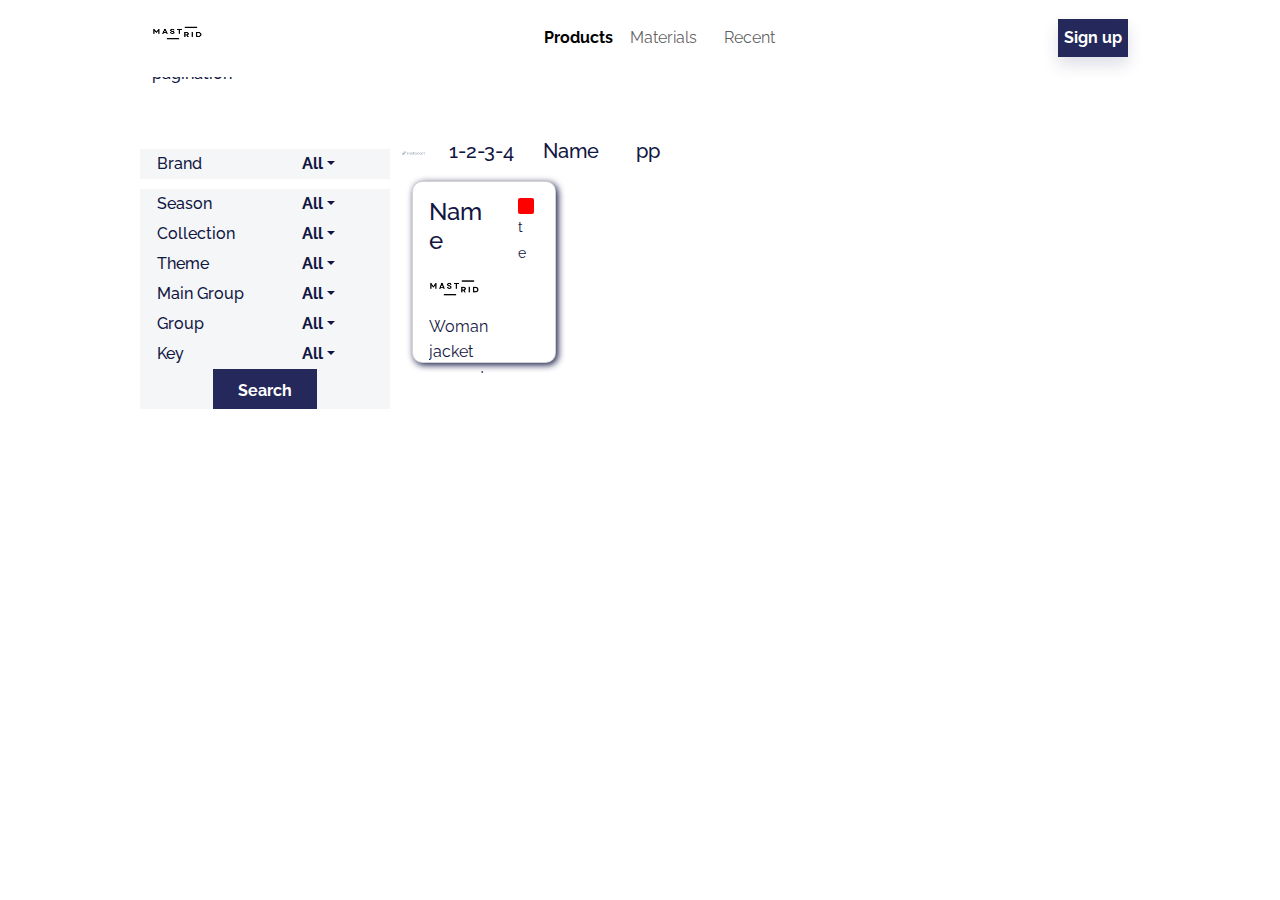
<file: features.html>
<!DOCTYPE html>
<html data-bs-theme="light" lang="en">

<head>
    <meta charset="utf-8">
    <meta name="viewport" content="width=device-width, initial-scale=1.0, shrink-to-fit=no">
    <title>Features - Brand</title>
    <link rel="stylesheet" href="assets/bootstrap/css/bootstrap.min.css">
    <link rel="stylesheet" href="https://fonts.googleapis.com/css?family=Raleway:300italic,400italic,600italic,700italic,800italic,400,300,600,700,800&amp;display=swap">
    <link rel="stylesheet" href="assets/css/untitled-1.css">
    <link rel="stylesheet" href="assets/css/untitled.css">
</head>

<body>
    <nav class="navbar navbar-expand-lg fixed-top bg-body clean-navbar" id="mainNav">
        <div class="container"><a class="navbar-brand d-flex align-items-center" href="/"><img src="assets/img/brands/mastrid%20più%20bello222.png" style="width: 50px;height: 50px;" class="mb-0 pb-2"><span></span>
                <div></div>
            </a><button data-bs-toggle="collapse" class="navbar-toggler" data-bs-target="#navcol-1"><span class="visually-hidden">Toggle navigation</span><span class="navbar-toggler-icon"></span></button>
            <div class="collapse navbar-collapse" id="navcol-1">
                <ul class="navbar-nav mx-auto">
                    <li class="nav-item col-5"><a class="nav-link active" href="/features.html" style="text-align: center;padding: 3px;">Products</a></li>
                    <li class="nav-item col-5"><a class="nav-link" href="/integrations.html" style="text-align: center;padding: 3px;">Materials</a></li>
                    <li class="nav-item col-5"><a class="nav-link" href="/pricing.html" style="text-align: center;padding: 3px;">Recent</a></li>
                </ul><a class="btn btn-primary shadow" role="button" href="signup.html" style="padding: 5px;">Sign up</a>
            </div>
        </div>
    </nav>
    <section style="margin: 48px;margin-top: 64px;">
        <div class="container">
            <div class="row" style="margin-right: 0;margin-left: 0;margin-top: 48px;">
                <div class="col" style="padding-right: 0;padding-left: 0;">
                    <h6 style="border-color: var(--bs-primary);">pagination</h6>
                </div>
            </div>
            <div class="row" style="margin-top: 48px;">
                <div class="col-md-3" style="height: 30px;">
                    <div class="row bg-light" style="height: 30px;margin-top: 10px;">
                        <div class="col-md-6">
                            <h6 style="margin: 5px;">Brand</h6>
                        </div>
                        <div class="col-md-6" style="height: 30px; text-overflow: ellipsis;">
                            <div class="dropdown" id="drd-brand"><button class="btn dropdown-toggle pb-0 pt-0" aria-expanded="false" data-bs-toggle="dropdown" id="btn-brand" type="button" style="height: 30px;margin: auto; max-width:100%; overflow: hidden; text-overflow: ellipsis;">All</button>
                                <div class="dropdown-menu" id="mnu-brand"><a class="dropdown-item" href="#" onclick="showMessage(&#39;hello&#39;)">Cicciolinainmutandine</a><a class="dropdown-item" href="#" onclick="document.getElementById(&#39;btn-brand&#39;).innerText=this.innerText" style="text-overflow: ellipsis;">cicciolinainmutandineconsuasorella</a><a class="dropdown-item" id="myid" href="#" onclick="handleSelection(document.getElementById(&#39;btn-brand&#39;), this.innerText)">terzo brand</a></div>
                            </div>
                        </div>
                    </div>
                    <div class="row bg-light" style="height: 30px;margin-top: 10px;">
                        <div class="col-md-6" style="width: 126.12;">
                            <h6 style="margin: 5px;">Season</h6>
                        </div>
                        <div class="col-md-6" style="height: 30px;">
                            <div class="dropdown" id="drd-season"><button class="btn dropdown-toggle pb-0 pt-0" aria-expanded="false" data-bs-toggle="dropdown" id="btn-season" type="button" style="height: 30px;margin: auto;">All</button>
                                <div class="dropdown-menu" id="mnu-season"><a class="dropdown-item" href="#" onclick="showMessage(&#39;hello&#39;)">First Item</a><a class="dropdown-item" href="#" onclick="document.getElementById(&#39;btn-season&#39;).innerText=this.innerText">Second Item</a><a class="dropdown-item" id="myid" href="#" onclick="handleSelection(document.getElementById(&#39;btn-season&#39;), this.innerText)">terzo brand</a></div>
                            </div>
                        </div>
                    </div>
                    <div class="row bg-light" style="height: 30px;">
                        <div class="col-md-6">
                            <h6 style="margin: 5px;">Collection</h6>
                        </div>
                        <div class="col-md-6" style="height: 30px;">
                            <div class="dropdown" id="drd-brand"><button class="btn dropdown-toggle pb-0 pt-0" aria-expanded="false" data-bs-toggle="dropdown" id="btn-brand" type="button" style="height: 30px;margin: auto;">All</button>
                                <div class="dropdown-menu" id="mnu-brand"><a class="dropdown-item" href="#" onclick="showMessage(&#39;hello&#39;)">First Item</a><a class="dropdown-item" href="#" onclick="document.getElementById(&#39;btn-brand&#39;).innerText=this.innerText">Second Item</a><a class="dropdown-item" id="myid" href="#" onclick="handleSelection(document.getElementById(&#39;btn-brand&#39;), this.innerText)">terzo brand</a></div>
                            </div>
                        </div>
                    </div>
                    <div class="row bg-light" style="height: 30px;">
                        <div class="col-md-6">
                            <h6 style="margin: 5px;">Theme</h6>
                        </div>
                        <div class="col-md-6" style="height: 30px;">
                            <div class="dropdown" id="drd-brand-1"><button class="btn dropdown-toggle pb-0 pt-0" aria-expanded="false" data-bs-toggle="dropdown" id="btn-brand-1" type="button" style="height: 30px;margin: auto;">All</button>
                                <div class="dropdown-menu" id="mnu-brand-1"><a class="dropdown-item" href="#" onclick="showMessage(&#39;hello&#39;)">First Item</a><a class="dropdown-item" href="#" onclick="document.getElementById(&#39;btn-brand&#39;).innerText=this.innerText">Second Item</a><a class="dropdown-item" id="myid-1" href="#" onclick="handleSelection(document.getElementById(&#39;btn-brand&#39;), this.innerText)">terzo brand</a></div>
                            </div>
                        </div>
                    </div>
                    <div class="row bg-light" style="height: 30px;">
                        <div class="col-md-6">
                            <h6 style="margin: 5px;width: 100px;" class="me-0">Main Group</h6>
                        </div>
                        <div class="col-md-6" style="height: 30px;">
                            <div class="dropdown" id="drd-brand-2"><button class="btn dropdown-toggle pb-0 pt-0" aria-expanded="false" data-bs-toggle="dropdown" id="btn-brand-2" type="button" style="height: 30px;margin: auto;">All</button>
                                <div class="dropdown-menu" id="mnu-brand-2"><a class="dropdown-item" href="#" onclick="showMessage(&#39;hello&#39;)">First Item</a><a class="dropdown-item" href="#" onclick="document.getElementById(&#39;btn-brand&#39;).innerText=this.innerText">Second Item</a><a class="dropdown-item" id="myid-2" href="#" onclick="handleSelection(document.getElementById(&#39;btn-brand&#39;), this.innerText)">terzo brand</a></div>
                            </div>
                        </div>
                    </div>
                    <div class="row bg-light" style="height: 30px;">
                        <div class="col-md-6">
                            <h6 style="margin: 5px;">Group</h6>
                        </div>
                        <div class="col-md-6" style="height: 30px;">
                            <div class="dropdown" id="drd-brand-3"><button class="btn dropdown-toggle pb-0 pt-0" aria-expanded="false" data-bs-toggle="dropdown" id="btn-brand-3" type="button" style="height: 30px;margin: auto;">All</button>
                                <div class="dropdown-menu" id="mnu-brand-3"><a class="dropdown-item" href="#" onclick="showMessage(&#39;hello&#39;)">First Item</a><a class="dropdown-item" href="#" onclick="document.getElementById(&#39;btn-brand&#39;).innerText=this.innerText">Second Item</a><a class="dropdown-item" id="myid-3" href="#" onclick="handleSelection(document.getElementById(&#39;btn-brand&#39;), this.innerText)">terzo brand</a></div>
                            </div>
                        </div>
                    </div>
                    <div class="row bg-light" style="height: 30px;">
                        <div class="col-md-6">
                            <h6 style="margin: 5px;">Key</h6>
                        </div>
                        <div class="col-md-6" style="height: 30px;">
                            <div class="dropdown" id="drd-brand-4"><button class="btn dropdown-toggle pb-0 pt-0" aria-expanded="false" data-bs-toggle="dropdown" id="btn-brand-4" type="button" style="height: 30px;margin: auto;">All</button>
                                <div class="dropdown-menu" id="mnu-brand-4"><a class="dropdown-item" href="#" onclick="showMessage(&#39;hello&#39;)">First Item</a><a class="dropdown-item" href="#" onclick="document.getElementById(&#39;btn-brand&#39;).innerText=this.innerText">Second Item</a><a class="dropdown-item" id="myid-4" href="#" onclick="handleSelection(document.getElementById(&#39;btn-brand&#39;), this.innerText)">terzo brand</a></div>
                            </div>
                        </div>
                    </div>
                    <div class="row justify-content-center bg-light" style="height: 40px;">
                        <div class="col d-md-flex justify-content-center" style="height: 40px;padding: 0px;"><button class="btn btn-primary" id="btn-search" type="button" style="text-align: center;" onclick="addResultChild()">Search</button></div>
                    </div>
                </div>
                <div class="col">
                    <div class="row">
                        <div class="col-md-9" id="clm-results">
                            <div class="row" id="row-template">
                                <div class="col-1">
                                    <div><img src="assets/img/brands/instacart.png" width="163" height="60" style="width: 100%;height: 100%; object-fit:contain;" ::=""></div>
                                </div>
                                <div class="col-2">
                                    <h5>1-2-3-4</h5>
                                </div>
                                <div class="col-2">
                                    <h5>Name</h5>
                                </div>
                                <div class="col">
                                    <h5>pp</h5>
                                </div>
                            </div>
                        </div>
                        <div class="col-md-9" id="clm-results-1">
                            <div class="row" id="row-card-template" style="height: 200px;">
                                <div class="col-4" id="col-card-template">
                                    <div style="overflow-y: auto;overflow: hidden;text-overflow: ellipsis;padding: 10px;">
                                        <div class="card" style="border-radius: 10px;box-shadow: 2px 2px 7px 0px;transition: transform 0.3s ease;">
                                            <div class="card-body" style="height: 180px;overflow-y:auto:">
                                                <div class="row">
                                                    <div class="col-8">
                                                        <h4 id="crd-name">Name</h4><img id="crd-image" src="assets/img/brands/mastrid%20più%20bello222.png" style="width: 50px;height: 50px;">
                                                        <p id="crd-description" style="overflow-y:auto;text-overflow: ellipsis;">Woman jacket second edition</p>
                                                    </div>
                                                    <div class="col-4">
                                                        <div class="row" id="row-color-template">
                                                            <div class="col-6" style="text-align: left;">
                                                                <div id="div-box-color" style="background-color: red;border-radius: 2px;border-width: 32px;border-color: var(--bs-light-text-emphasis);width: 16px;height: 16px;text-align: left;"></div>
                                                            </div>
                                                            <div class="col-6" style="text-align: left;"><small id="div-text-color" style="text-align: left;">te</small></div>
                                                        </div>
                                                    </div>
                                                </div>
                                            </div>
                                        </div>
                                    </div>
                                </div>
                            </div>
                        </div>
                    </div>
                </div>
            </div>
        </div>
    </section>
    <script src="assets/bootstrap/js/bootstrap.min.js"></script>
    <script src="assets/js/data-provider.js"></script>
    <script src="assets/js/startup-modern.js"></script>
    <script src="assets/js/test.js"></script>
</body>

</html>
</file>
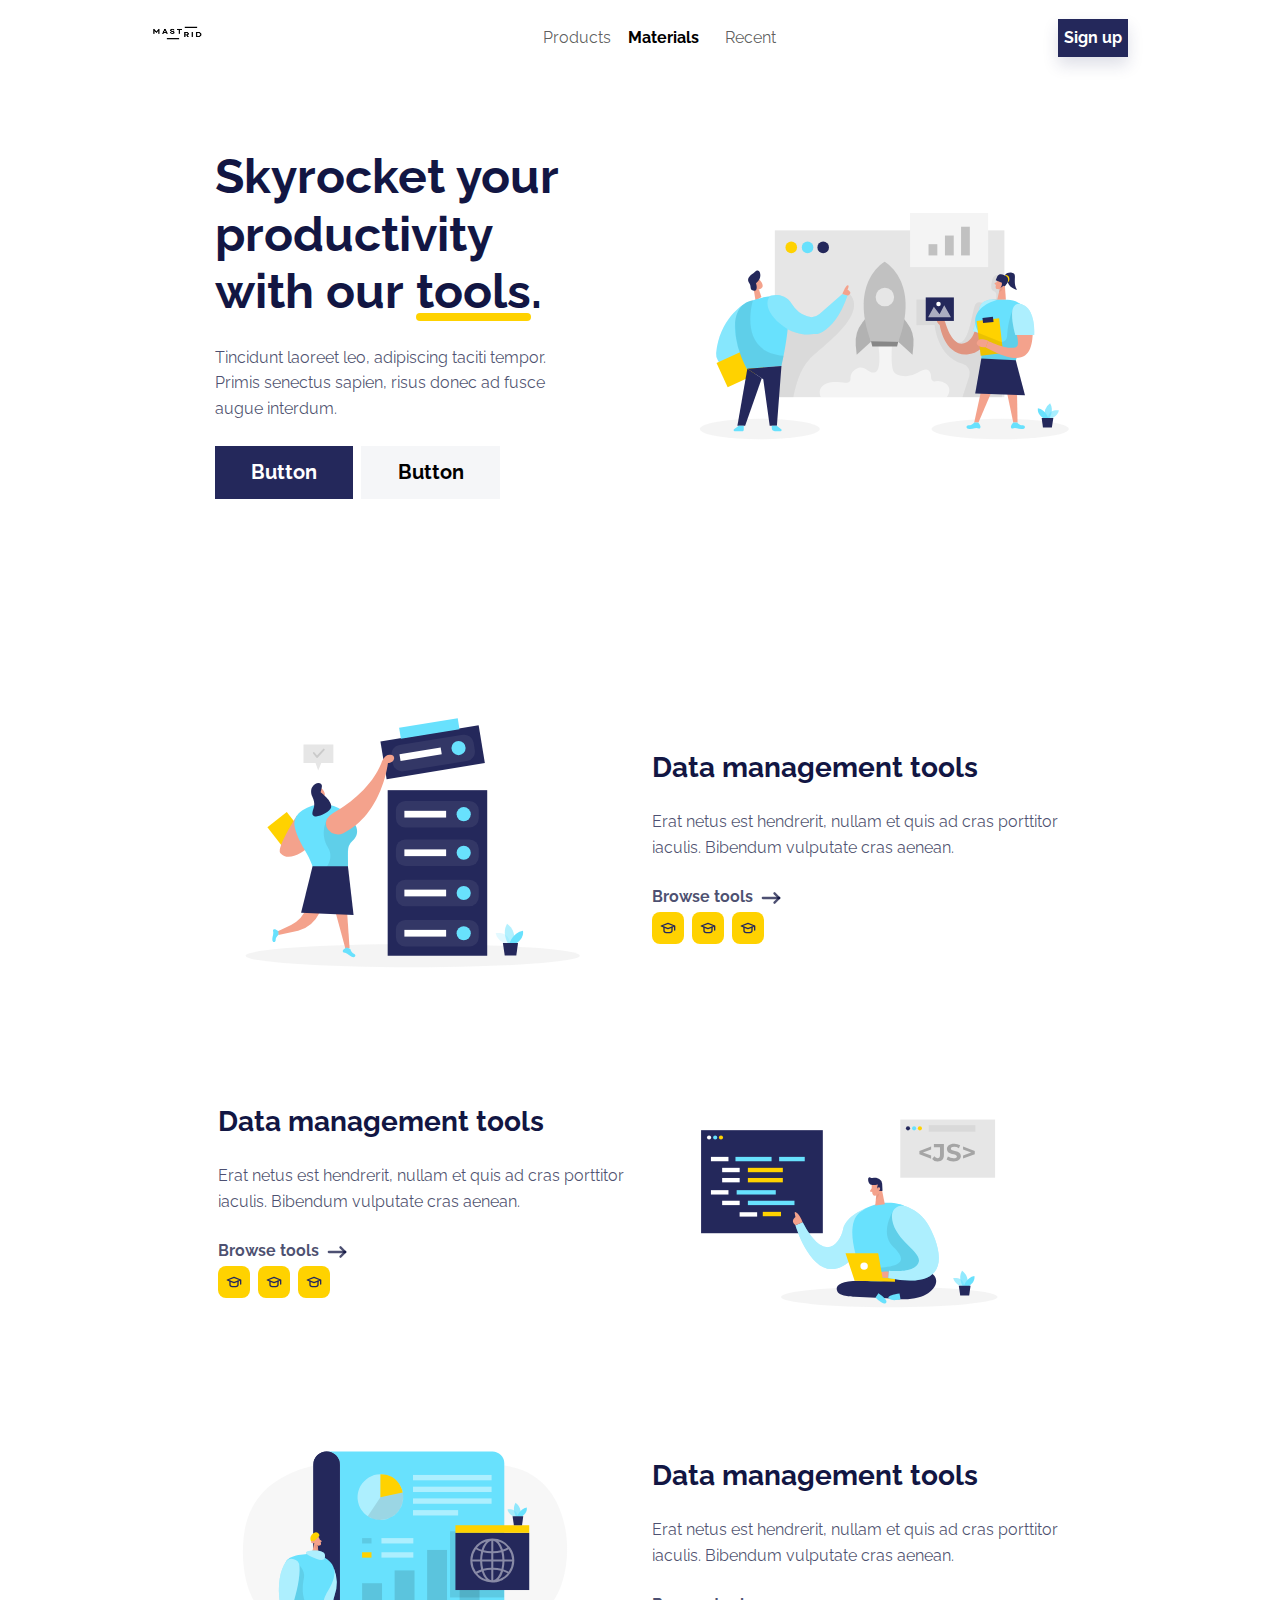
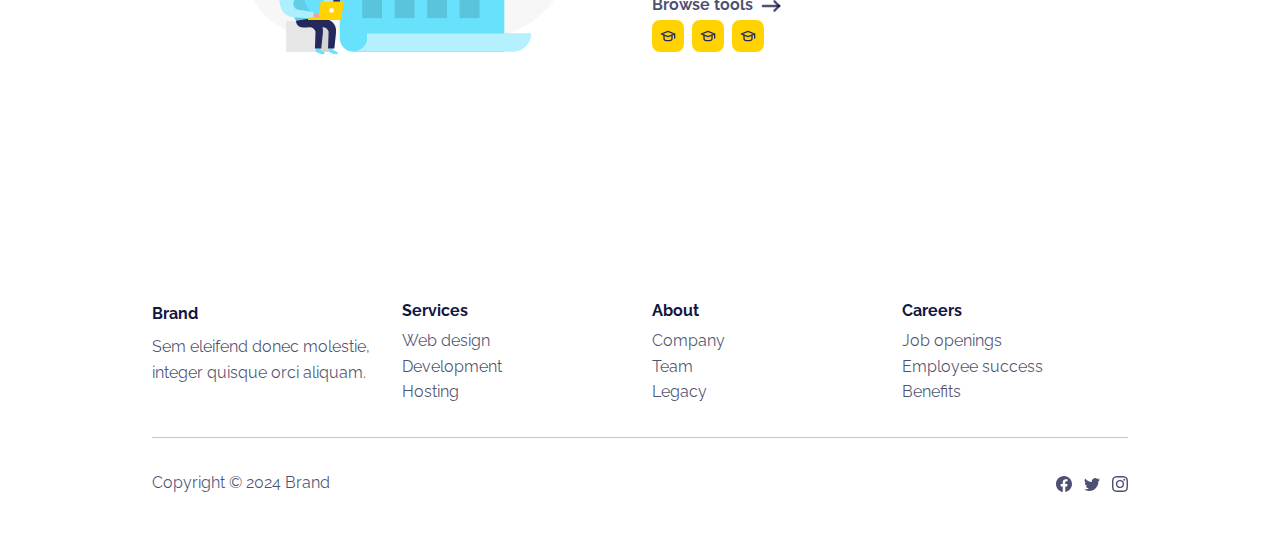
<file: integrations.html>
<!DOCTYPE html>
<html data-bs-theme="light" lang="en">

<head>
    <meta charset="utf-8">
    <meta name="viewport" content="width=device-width, initial-scale=1.0, shrink-to-fit=no">
    <title>Integrations - Brand</title>
    <link rel="stylesheet" href="assets/bootstrap/css/bootstrap.min.css">
    <link rel="stylesheet" href="https://fonts.googleapis.com/css?family=Raleway:300italic,400italic,600italic,700italic,800italic,400,300,600,700,800&amp;display=swap">
    <link rel="stylesheet" href="assets/css/untitled-1.css">
    <link rel="stylesheet" href="assets/css/untitled.css">
</head>

<body>
    <nav class="navbar navbar-expand-lg fixed-top bg-body clean-navbar" id="mainNav">
        <div class="container"><a class="navbar-brand d-flex align-items-center" href="/"><img src="assets/img/brands/mastrid%20più%20bello222.png" style="width: 50px;height: 50px;" class="mb-0 pb-2"><span></span>
                <div></div>
            </a><button data-bs-toggle="collapse" class="navbar-toggler" data-bs-target="#navcol-1"><span class="visually-hidden">Toggle navigation</span><span class="navbar-toggler-icon"></span></button>
            <div class="collapse navbar-collapse" id="navcol-1">
                <ul class="navbar-nav mx-auto">
                    <li class="nav-item col-5"><a class="nav-link" href="/features.html" style="text-align: center;padding: 3px;">Products</a></li>
                    <li class="nav-item col-5"><a class="nav-link active" href="/integrations.html" style="text-align: center;padding: 3px;">Materials</a></li>
                    <li class="nav-item col-5"><a class="nav-link" href="/pricing.html" style="text-align: center;padding: 3px;">Recent</a></li>
                </ul><a class="btn btn-primary shadow" role="button" href="signup.html" style="padding: 5px;">Sign up</a>
            </div>
        </div>
    </nav>
    <section class="py-5 mt-5">
        <div class="container py-4 py-xl-5">
            <div class="row gy-4 gy-md-0">
                <div class="col-md-6 text-center text-md-start d-flex d-sm-flex d-md-flex justify-content-center align-items-center justify-content-md-start align-items-md-center justify-content-xl-center">
                    <div style="max-width: 350px;">
                        <h1 class="display-5 fw-bold mb-4">Skyrocket your productivity with our&nbsp;<span class="underline">tools</span>.</h1>
                        <p class="text-muted my-4">Tincidunt laoreet leo, adipiscing taciti tempor. Primis senectus sapien, risus donec ad fusce augue interdum.</p><a class="btn btn-primary btn-lg me-2" role="button" href="#">Button</a><a class="btn btn-light btn-lg" role="button" href="#">Button</a>
                    </div>
                </div>
                <div class="col-md-6">
                    <div><img class="rounded img-fluid w-100 fit-cover" style="min-height: 300px;" src="assets/img/illustrations/startup.svg"></div>
                </div>
            </div>
        </div>
    </section>
    <section class="py-5">
        <div class="container py-5">
            <div class="row row-cols-1 row-cols-md-2 mx-auto" style="max-width: 900px;">
                <div class="col mb-5"><img class="rounded img-fluid" src="assets/img/illustrations/data-management.svg"></div>
                <div class="col d-md-flex align-items-md-end align-items-lg-center mb-5">
                    <div>
                        <h5 class="fs-3 fw-bold mb-4">Data management&nbsp;tools</h5>
                        <p class="text-muted mb-4">Erat netus est hendrerit, nullam et quis ad cras porttitor iaculis. Bibendum vulputate cras aenean.</p><a class="fw-bold mb-3" href="#">Browse tools&nbsp;<svg xmlns="http://www.w3.org/2000/svg" width="1em" height="1em" viewBox="0 0 24 24" stroke-width="2" stroke="currentColor" fill="none" stroke-linecap="round" stroke-linejoin="round" class="icon icon-tabler icon-tabler-arrow-narrow-right fs-3">
                                <path stroke="none" d="M0 0h24v24H0z" fill="none"></path>
                                <path d="M5 12l14 0"></path>
                                <path d="M15 16l4 -4"></path>
                                <path d="M15 8l4 4"></path>
                            </svg></a>
                        <div class="d-flex">
                            <div class="bs-icon-sm bs-icon-rounded bs-icon-secondary d-flex flex-shrink-0 justify-content-center align-items-center d-inline-block bs-icon me-2"><svg xmlns="http://www.w3.org/2000/svg" width="1em" height="1em" viewBox="0 0 24 24" stroke-width="2" stroke="currentColor" fill="none" stroke-linecap="round" stroke-linejoin="round" class="icon icon-tabler icon-tabler-school">
                                    <path stroke="none" d="M0 0h24v24H0z" fill="none"></path>
                                    <path d="M22 9l-10 -4l-10 4l10 4l10 -4v6"></path>
                                    <path d="M6 10.6v5.4a6 3 0 0 0 12 0v-5.4"></path>
                                </svg></div>
                            <div class="bs-icon-sm bs-icon-rounded bs-icon-secondary d-flex flex-shrink-0 justify-content-center align-items-center d-inline-block bs-icon me-2"><svg xmlns="http://www.w3.org/2000/svg" width="1em" height="1em" viewBox="0 0 24 24" stroke-width="2" stroke="currentColor" fill="none" stroke-linecap="round" stroke-linejoin="round" class="icon icon-tabler icon-tabler-school">
                                    <path stroke="none" d="M0 0h24v24H0z" fill="none"></path>
                                    <path d="M22 9l-10 -4l-10 4l10 4l10 -4v6"></path>
                                    <path d="M6 10.6v5.4a6 3 0 0 0 12 0v-5.4"></path>
                                </svg></div>
                            <div class="bs-icon-sm bs-icon-rounded bs-icon-secondary d-flex flex-shrink-0 justify-content-center align-items-center d-inline-block bs-icon me-2"><svg xmlns="http://www.w3.org/2000/svg" width="1em" height="1em" viewBox="0 0 24 24" stroke-width="2" stroke="currentColor" fill="none" stroke-linecap="round" stroke-linejoin="round" class="icon icon-tabler icon-tabler-school">
                                    <path stroke="none" d="M0 0h24v24H0z" fill="none"></path>
                                    <path d="M22 9l-10 -4l-10 4l10 4l10 -4v6"></path>
                                    <path d="M6 10.6v5.4a6 3 0 0 0 12 0v-5.4"></path>
                                </svg></div>
                        </div>
                    </div>
                </div>
            </div>
            <div class="row row-cols-1 row-cols-md-2 mx-auto" style="max-width: 900px;">
                <div class="col order-md-last mb-5"><img class="rounded img-fluid" src="assets/img/illustrations/javascript.svg"></div>
                <div class="col d-md-flex align-items-md-end align-items-lg-center mb-5">
                    <div class="ms-md-3">
                        <h5 class="fs-3 fw-bold mb-4">Data management&nbsp;tools</h5>
                        <p class="text-muted mb-4">Erat netus est hendrerit, nullam et quis ad cras porttitor iaculis. Bibendum vulputate cras aenean.</p><a class="fw-bold" href="#">Browse tools&nbsp;<svg xmlns="http://www.w3.org/2000/svg" width="1em" height="1em" viewBox="0 0 24 24" stroke-width="2" stroke="currentColor" fill="none" stroke-linecap="round" stroke-linejoin="round" class="icon icon-tabler icon-tabler-arrow-narrow-right fs-3">
                                <path stroke="none" d="M0 0h24v24H0z" fill="none"></path>
                                <path d="M5 12l14 0"></path>
                                <path d="M15 16l4 -4"></path>
                                <path d="M15 8l4 4"></path>
                            </svg></a>
                        <div class="d-flex">
                            <div class="bs-icon-sm bs-icon-rounded bs-icon-secondary d-flex flex-shrink-0 justify-content-center align-items-center d-inline-block bs-icon me-2"><svg xmlns="http://www.w3.org/2000/svg" width="1em" height="1em" viewBox="0 0 24 24" stroke-width="2" stroke="currentColor" fill="none" stroke-linecap="round" stroke-linejoin="round" class="icon icon-tabler icon-tabler-school">
                                    <path stroke="none" d="M0 0h24v24H0z" fill="none"></path>
                                    <path d="M22 9l-10 -4l-10 4l10 4l10 -4v6"></path>
                                    <path d="M6 10.6v5.4a6 3 0 0 0 12 0v-5.4"></path>
                                </svg></div>
                            <div class="bs-icon-sm bs-icon-rounded bs-icon-secondary d-flex flex-shrink-0 justify-content-center align-items-center d-inline-block bs-icon me-2"><svg xmlns="http://www.w3.org/2000/svg" width="1em" height="1em" viewBox="0 0 24 24" stroke-width="2" stroke="currentColor" fill="none" stroke-linecap="round" stroke-linejoin="round" class="icon icon-tabler icon-tabler-school">
                                    <path stroke="none" d="M0 0h24v24H0z" fill="none"></path>
                                    <path d="M22 9l-10 -4l-10 4l10 4l10 -4v6"></path>
                                    <path d="M6 10.6v5.4a6 3 0 0 0 12 0v-5.4"></path>
                                </svg></div>
                            <div class="bs-icon-sm bs-icon-rounded bs-icon-secondary d-flex flex-shrink-0 justify-content-center align-items-center d-inline-block bs-icon me-2"><svg xmlns="http://www.w3.org/2000/svg" width="1em" height="1em" viewBox="0 0 24 24" stroke-width="2" stroke="currentColor" fill="none" stroke-linecap="round" stroke-linejoin="round" class="icon icon-tabler icon-tabler-school">
                                    <path stroke="none" d="M0 0h24v24H0z" fill="none"></path>
                                    <path d="M22 9l-10 -4l-10 4l10 4l10 -4v6"></path>
                                    <path d="M6 10.6v5.4a6 3 0 0 0 12 0v-5.4"></path>
                                </svg></div>
                        </div>
                    </div>
                </div>
            </div>
            <div class="row row-cols-1 row-cols-md-2 mx-auto" style="max-width: 900px;">
                <div class="col mb-5"><img class="rounded img-fluid" src="assets/img/illustrations/report.svg"></div>
                <div class="col d-md-flex align-items-md-end align-items-lg-center mb-5">
                    <div>
                        <h5 class="fs-3 fw-bold mb-4">Data management&nbsp;tools</h5>
                        <p class="text-muted mb-4">Erat netus est hendrerit, nullam et quis ad cras porttitor iaculis. Bibendum vulputate cras aenean.</p><a class="fw-bold" href="#">Browse tools&nbsp;<svg xmlns="http://www.w3.org/2000/svg" width="1em" height="1em" viewBox="0 0 24 24" stroke-width="2" stroke="currentColor" fill="none" stroke-linecap="round" stroke-linejoin="round" class="icon icon-tabler icon-tabler-arrow-narrow-right fs-3">
                                <path stroke="none" d="M0 0h24v24H0z" fill="none"></path>
                                <path d="M5 12l14 0"></path>
                                <path d="M15 16l4 -4"></path>
                                <path d="M15 8l4 4"></path>
                            </svg></a>
                        <div class="d-flex">
                            <div class="bs-icon-sm bs-icon-rounded bs-icon-secondary d-flex flex-shrink-0 justify-content-center align-items-center d-inline-block bs-icon me-2"><svg xmlns="http://www.w3.org/2000/svg" width="1em" height="1em" viewBox="0 0 24 24" stroke-width="2" stroke="currentColor" fill="none" stroke-linecap="round" stroke-linejoin="round" class="icon icon-tabler icon-tabler-school">
                                    <path stroke="none" d="M0 0h24v24H0z" fill="none"></path>
                                    <path d="M22 9l-10 -4l-10 4l10 4l10 -4v6"></path>
                                    <path d="M6 10.6v5.4a6 3 0 0 0 12 0v-5.4"></path>
                                </svg></div>
                            <div class="bs-icon-sm bs-icon-rounded bs-icon-secondary d-flex flex-shrink-0 justify-content-center align-items-center d-inline-block bs-icon me-2"><svg xmlns="http://www.w3.org/2000/svg" width="1em" height="1em" viewBox="0 0 24 24" stroke-width="2" stroke="currentColor" fill="none" stroke-linecap="round" stroke-linejoin="round" class="icon icon-tabler icon-tabler-school">
                                    <path stroke="none" d="M0 0h24v24H0z" fill="none"></path>
                                    <path d="M22 9l-10 -4l-10 4l10 4l10 -4v6"></path>
                                    <path d="M6 10.6v5.4a6 3 0 0 0 12 0v-5.4"></path>
                                </svg></div>
                            <div class="bs-icon-sm bs-icon-rounded bs-icon-secondary d-flex flex-shrink-0 justify-content-center align-items-center d-inline-block bs-icon me-2"><svg xmlns="http://www.w3.org/2000/svg" width="1em" height="1em" viewBox="0 0 24 24" stroke-width="2" stroke="currentColor" fill="none" stroke-linecap="round" stroke-linejoin="round" class="icon icon-tabler icon-tabler-school">
                                    <path stroke="none" d="M0 0h24v24H0z" fill="none"></path>
                                    <path d="M22 9l-10 -4l-10 4l10 4l10 -4v6"></path>
                                    <path d="M6 10.6v5.4a6 3 0 0 0 12 0v-5.4"></path>
                                </svg></div>
                        </div>
                    </div>
                </div>
            </div>
        </div>
    </section>
    <footer>
        <div class="container py-4 py-lg-5">
            <div class="row row-cols-2 row-cols-md-4">
                <div class="col-12 col-md-3">
                    <div class="fw-bold d-flex align-items-center mb-2"><span>Brand</span></div>
                    <p class="text-muted">Sem eleifend donec molestie, integer quisque orci aliquam.</p>
                </div>
                <div class="col-sm-4 col-md-3 text-lg-start d-flex flex-column">
                    <h3 class="fs-6 fw-bold">Services</h3>
                    <ul class="list-unstyled">
                        <li><a href="#">Web design</a></li>
                        <li><a href="#">Development</a></li>
                        <li><a href="#">Hosting</a></li>
                    </ul>
                </div>
                <div class="col-sm-4 col-md-3 text-lg-start d-flex flex-column">
                    <h3 class="fs-6 fw-bold">About</h3>
                    <ul class="list-unstyled">
                        <li><a href="#">Company</a></li>
                        <li><a href="#">Team</a></li>
                        <li><a href="#">Legacy</a></li>
                    </ul>
                </div>
                <div class="col-sm-4 col-md-3 text-lg-start d-flex flex-column">
                    <h3 class="fs-6 fw-bold">Careers</h3>
                    <ul class="list-unstyled">
                        <li><a href="#">Job openings</a></li>
                        <li><a href="#">Employee success</a></li>
                        <li><a href="#">Benefits</a></li>
                    </ul>
                </div>
            </div>
            <hr>
            <div class="text-muted d-flex justify-content-between align-items-center pt-3">
                <p class="mb-0">Copyright © 2024 Brand</p>
                <ul class="list-inline mb-0">
                    <li class="list-inline-item"><svg xmlns="http://www.w3.org/2000/svg" width="1em" height="1em" fill="currentColor" viewBox="0 0 16 16" class="bi bi-facebook">
                            <path d="M16 8.049c0-4.446-3.582-8.05-8-8.05C3.58 0-.002 3.603-.002 8.05c0 4.017 2.926 7.347 6.75 7.951v-5.625h-2.03V8.05H6.75V6.275c0-2.017 1.195-3.131 3.022-3.131.876 0 1.791.157 1.791.157v1.98h-1.009c-.993 0-1.303.621-1.303 1.258v1.51h2.218l-.354 2.326H9.25V16c3.824-.604 6.75-3.934 6.75-7.951"></path>
                        </svg></li>
                    <li class="list-inline-item"><svg xmlns="http://www.w3.org/2000/svg" width="1em" height="1em" fill="currentColor" viewBox="0 0 16 16" class="bi bi-twitter">
                            <path d="M5.026 15c6.038 0 9.341-5.003 9.341-9.334 0-.14 0-.282-.006-.422A6.685 6.685 0 0 0 16 3.542a6.658 6.658 0 0 1-1.889.518 3.301 3.301 0 0 0 1.447-1.817 6.533 6.533 0 0 1-2.087.793A3.286 3.286 0 0 0 7.875 6.03a9.325 9.325 0 0 1-6.767-3.429 3.289 3.289 0 0 0 1.018 4.382A3.323 3.323 0 0 1 .64 6.575v.045a3.288 3.288 0 0 0 2.632 3.218 3.203 3.203 0 0 1-.865.115 3.23 3.23 0 0 1-.614-.057 3.283 3.283 0 0 0 3.067 2.277A6.588 6.588 0 0 1 .78 13.58a6.32 6.32 0 0 1-.78-.045A9.344 9.344 0 0 0 5.026 15"></path>
                        </svg></li>
                    <li class="list-inline-item"><svg xmlns="http://www.w3.org/2000/svg" width="1em" height="1em" fill="currentColor" viewBox="0 0 16 16" class="bi bi-instagram">
                            <path d="M8 0C5.829 0 5.556.01 4.703.048 3.85.088 3.269.222 2.76.42a3.917 3.917 0 0 0-1.417.923A3.927 3.927 0 0 0 .42 2.76C.222 3.268.087 3.85.048 4.7.01 5.555 0 5.827 0 8.001c0 2.172.01 2.444.048 3.297.04.852.174 1.433.372 1.942.205.526.478.972.923 1.417.444.445.89.719 1.416.923.51.198 1.09.333 1.942.372C5.555 15.99 5.827 16 8 16s2.444-.01 3.298-.048c.851-.04 1.434-.174 1.943-.372a3.916 3.916 0 0 0 1.416-.923c.445-.445.718-.891.923-1.417.197-.509.332-1.09.372-1.942C15.99 10.445 16 10.173 16 8s-.01-2.445-.048-3.299c-.04-.851-.175-1.433-.372-1.941a3.926 3.926 0 0 0-.923-1.417A3.911 3.911 0 0 0 13.24.42c-.51-.198-1.092-.333-1.943-.372C10.443.01 10.172 0 7.998 0h.003zm-.717 1.442h.718c2.136 0 2.389.007 3.232.046.78.035 1.204.166 1.486.275.373.145.64.319.92.599.28.28.453.546.598.92.11.281.24.705.275 1.485.039.843.047 1.096.047 3.231s-.008 2.389-.047 3.232c-.035.78-.166 1.203-.275 1.485a2.47 2.47 0 0 1-.599.919c-.28.28-.546.453-.92.598-.28.11-.704.24-1.485.276-.843.038-1.096.047-3.232.047s-2.39-.009-3.233-.047c-.78-.036-1.203-.166-1.485-.276a2.478 2.478 0 0 1-.92-.598 2.48 2.48 0 0 1-.6-.92c-.109-.281-.24-.705-.275-1.485-.038-.843-.046-1.096-.046-3.233 0-2.136.008-2.388.046-3.231.036-.78.166-1.204.276-1.486.145-.373.319-.64.599-.92.28-.28.546-.453.92-.598.282-.11.705-.24 1.485-.276.738-.034 1.024-.044 2.515-.045v.002zm4.988 1.328a.96.96 0 1 0 0 1.92.96.96 0 0 0 0-1.92zm-4.27 1.122a4.109 4.109 0 1 0 0 8.217 4.109 4.109 0 0 0 0-8.217zm0 1.441a2.667 2.667 0 1 1 0 5.334 2.667 2.667 0 0 1 0-5.334"></path>
                        </svg></li>
                </ul>
            </div>
        </div>
    </footer>
    <script src="assets/bootstrap/js/bootstrap.min.js"></script>
    <script src="assets/js/data-provider.js"></script>
    <script src="assets/js/startup-modern.js"></script>
    <script src="assets/js/test.js"></script>
</body>

</html>
</file>
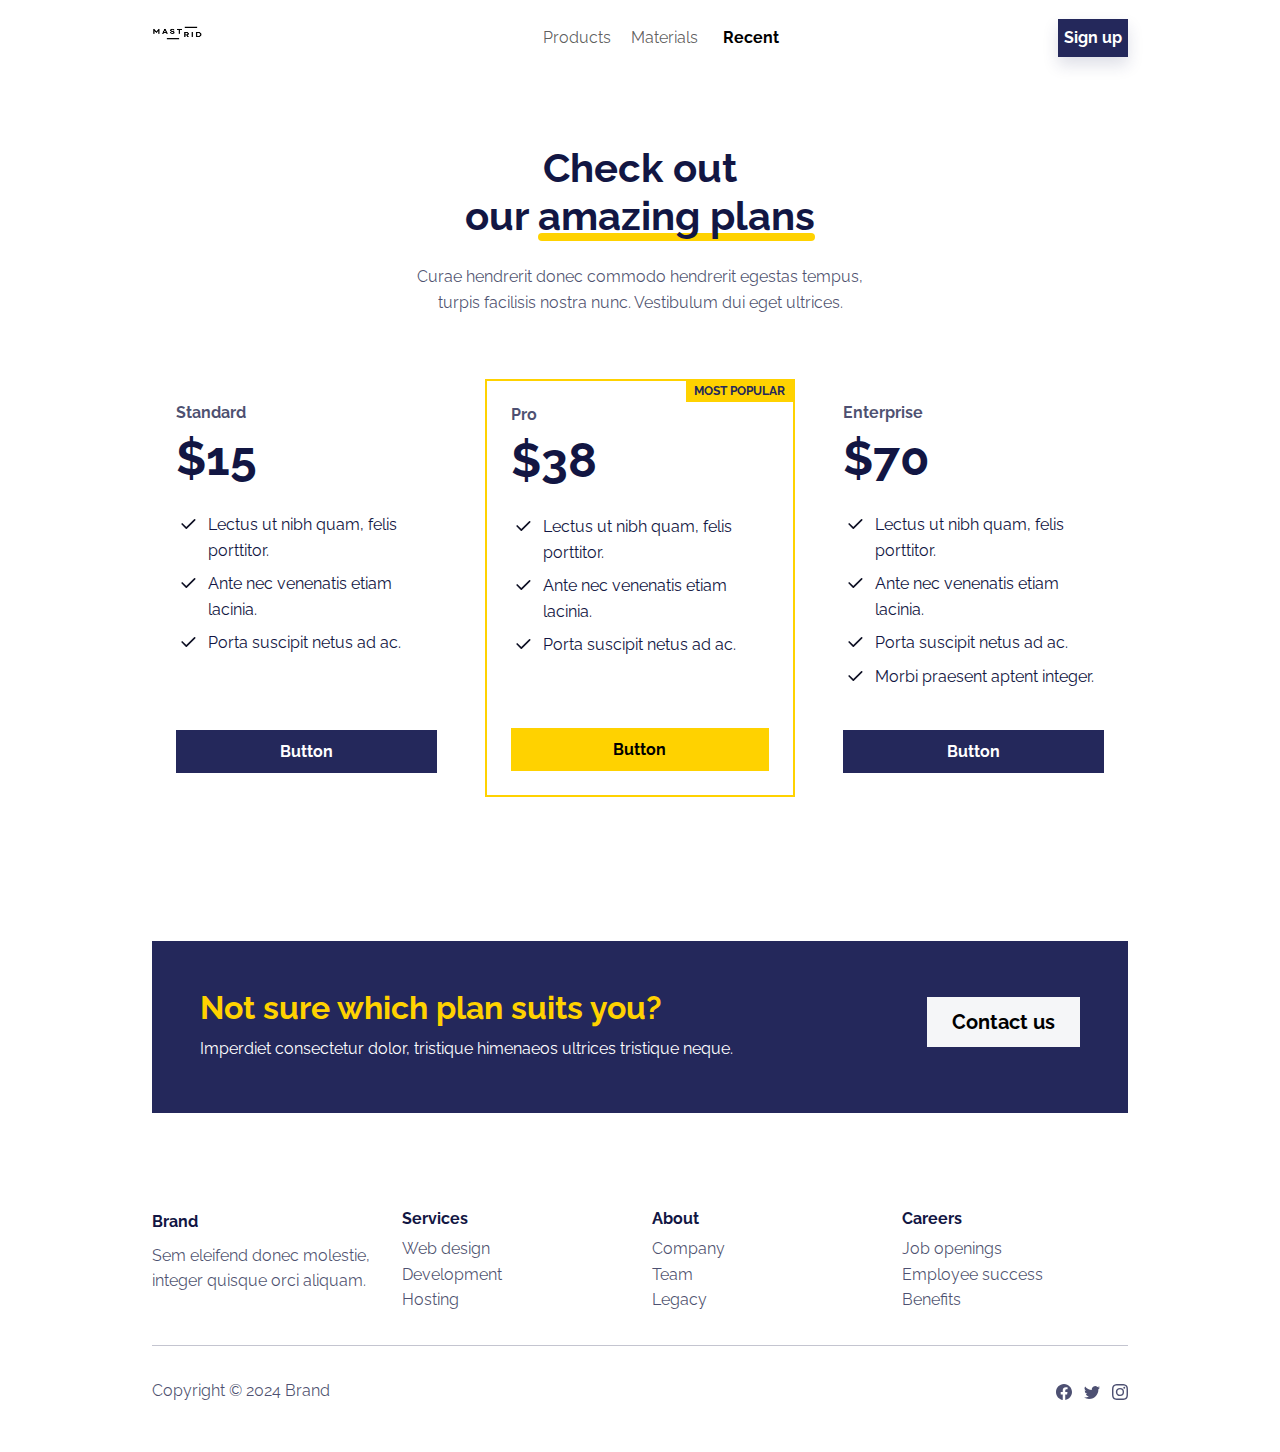
<file: pricing.html>
<!DOCTYPE html>
<html data-bs-theme="light" lang="en">

<head>
    <meta charset="utf-8">
    <meta name="viewport" content="width=device-width, initial-scale=1.0, shrink-to-fit=no">
    <title>Pricing - Brand</title>
    <link rel="stylesheet" href="assets/bootstrap/css/bootstrap.min.css">
    <link rel="stylesheet" href="https://fonts.googleapis.com/css?family=Raleway:300italic,400italic,600italic,700italic,800italic,400,300,600,700,800&amp;display=swap">
    <link rel="stylesheet" href="assets/css/untitled-1.css">
    <link rel="stylesheet" href="assets/css/untitled.css">
</head>

<body>
    <nav class="navbar navbar-expand-lg fixed-top bg-body clean-navbar" id="mainNav">
        <div class="container"><a class="navbar-brand d-flex align-items-center" href="/"><img src="assets/img/brands/mastrid%20più%20bello222.png" style="width: 50px;height: 50px;" class="mb-0 pb-2"><span></span>
                <div></div>
            </a><button data-bs-toggle="collapse" class="navbar-toggler" data-bs-target="#navcol-1"><span class="visually-hidden">Toggle navigation</span><span class="navbar-toggler-icon"></span></button>
            <div class="collapse navbar-collapse" id="navcol-1">
                <ul class="navbar-nav mx-auto">
                    <li class="nav-item col-5"><a class="nav-link" href="/features.html" style="text-align: center;padding: 3px;">Products</a></li>
                    <li class="nav-item col-5"><a class="nav-link" href="/integrations.html" style="text-align: center;padding: 3px;">Materials</a></li>
                    <li class="nav-item col-5"><a class="nav-link active" href="/pricing.html" style="text-align: center;padding: 3px;">Recent</a></li>
                </ul><a class="btn btn-primary shadow" role="button" href="signup.html" style="padding: 5px;">Sign up</a>
            </div>
        </div>
    </nav>
    <section class="py-5 mt-5">
        <div class="container py-4 py-xl-5">
            <div class="row mb-5">
                <div class="col-md-8 col-xl-6 text-center mx-auto">
                    <h2 class="display-6 fw-bold mb-4">Check out<br>our <span class="underline">amazing plans</span></h2>
                    <p class="text-muted">Curae hendrerit donec commodo hendrerit egestas tempus, turpis facilisis nostra nunc. Vestibulum dui eget ultrices.</p>
                </div>
            </div>
            <div class="row gy-4 row-cols-1 row-cols-md-2 row-cols-lg-3">
                <div class="col">
                    <div class="card border-0 h-100">
                        <div class="card-body d-flex flex-column justify-content-between p-4">
                            <div>
                                <h6 class="fw-bold text-muted">Standard</h6>
                                <h4 class="display-5 fw-bold mb-4">$15</h4>
                                <ul class="list-unstyled">
                                    <li class="d-flex mb-2"><span class="bs-icon-xs bs-icon-rounded bs-icon me-2"><svg xmlns="http://www.w3.org/2000/svg" width="1em" height="1em" viewBox="0 0 24 24" stroke-width="2" stroke="currentColor" fill="none" stroke-linecap="round" stroke-linejoin="round" class="icon icon-tabler icon-tabler-check fs-5 text-primary-emphasis">
                                                <path stroke="none" d="M0 0h24v24H0z" fill="none"></path>
                                                <path d="M5 12l5 5l10 -10"></path>
                                            </svg></span><span>Lectus ut nibh quam, felis porttitor.</span></li>
                                    <li class="d-flex mb-2"><span class="bs-icon-xs bs-icon-rounded bs-icon me-2"><svg xmlns="http://www.w3.org/2000/svg" width="1em" height="1em" viewBox="0 0 24 24" stroke-width="2" stroke="currentColor" fill="none" stroke-linecap="round" stroke-linejoin="round" class="icon icon-tabler icon-tabler-check fs-5 text-primary-emphasis">
                                                <path stroke="none" d="M0 0h24v24H0z" fill="none"></path>
                                                <path d="M5 12l5 5l10 -10"></path>
                                            </svg></span><span>Ante nec venenatis etiam lacinia.</span></li>
                                    <li class="d-flex mb-2"><span class="bs-icon-xs bs-icon-rounded bs-icon me-2"><svg xmlns="http://www.w3.org/2000/svg" width="1em" height="1em" viewBox="0 0 24 24" stroke-width="2" stroke="currentColor" fill="none" stroke-linecap="round" stroke-linejoin="round" class="icon icon-tabler icon-tabler-check fs-5 text-primary-emphasis">
                                                <path stroke="none" d="M0 0h24v24H0z" fill="none"></path>
                                                <path d="M5 12l5 5l10 -10"></path>
                                            </svg></span><span>Porta suscipit netus ad ac.</span></li>
                                </ul>
                            </div><a class="btn btn-primary" role="button" href="#">Button</a>
                        </div>
                    </div>
                </div>
                <div class="col">
                    <div class="card border-warning border-2 h-100">
                        <div class="card-body d-flex flex-column justify-content-between p-4"><span class="badge bg-warning position-absolute top-0 end-0 rounded-bottom-left text-uppercase text-primary">Most Popular</span>
                            <div>
                                <h6 class="fw-bold text-muted">Pro</h6>
                                <h4 class="display-5 fw-bold mb-4">$38</h4>
                                <ul class="list-unstyled">
                                    <li class="d-flex mb-2"><span class="bs-icon-xs bs-icon-rounded bs-icon me-2"><svg xmlns="http://www.w3.org/2000/svg" width="1em" height="1em" viewBox="0 0 24 24" stroke-width="2" stroke="currentColor" fill="none" stroke-linecap="round" stroke-linejoin="round" class="icon icon-tabler icon-tabler-check fs-5 text-primary-emphasis">
                                                <path stroke="none" d="M0 0h24v24H0z" fill="none"></path>
                                                <path d="M5 12l5 5l10 -10"></path>
                                            </svg></span><span>Lectus ut nibh quam, felis porttitor.</span></li>
                                    <li class="d-flex mb-2"><span class="bs-icon-xs bs-icon-rounded bs-icon me-2"><svg xmlns="http://www.w3.org/2000/svg" width="1em" height="1em" viewBox="0 0 24 24" stroke-width="2" stroke="currentColor" fill="none" stroke-linecap="round" stroke-linejoin="round" class="icon icon-tabler icon-tabler-check fs-5 text-primary-emphasis">
                                                <path stroke="none" d="M0 0h24v24H0z" fill="none"></path>
                                                <path d="M5 12l5 5l10 -10"></path>
                                            </svg></span><span>Ante nec venenatis etiam lacinia.</span></li>
                                    <li class="d-flex mb-2"><span class="bs-icon-xs bs-icon-rounded bs-icon me-2"><svg xmlns="http://www.w3.org/2000/svg" width="1em" height="1em" viewBox="0 0 24 24" stroke-width="2" stroke="currentColor" fill="none" stroke-linecap="round" stroke-linejoin="round" class="icon icon-tabler icon-tabler-check fs-5 text-primary-emphasis">
                                                <path stroke="none" d="M0 0h24v24H0z" fill="none"></path>
                                                <path d="M5 12l5 5l10 -10"></path>
                                            </svg></span><span>Porta suscipit netus ad ac.</span></li>
                                </ul>
                            </div><a class="btn btn-warning" role="button" href="#">Button</a>
                        </div>
                    </div>
                </div>
                <div class="col">
                    <div class="card border-0 h-100">
                        <div class="card-body d-flex flex-column justify-content-between p-4">
                            <div class="pb-4">
                                <h6 class="fw-bold text-muted">Enterprise</h6>
                                <h4 class="display-5 fw-bold mb-4">$70</h4>
                                <ul class="list-unstyled">
                                    <li class="d-flex mb-2"><span class="bs-icon-xs bs-icon-rounded bs-icon me-2"><svg xmlns="http://www.w3.org/2000/svg" width="1em" height="1em" viewBox="0 0 24 24" stroke-width="2" stroke="currentColor" fill="none" stroke-linecap="round" stroke-linejoin="round" class="icon icon-tabler icon-tabler-check fs-5 text-primary-emphasis">
                                                <path stroke="none" d="M0 0h24v24H0z" fill="none"></path>
                                                <path d="M5 12l5 5l10 -10"></path>
                                            </svg></span><span>Lectus ut nibh quam, felis porttitor.</span></li>
                                    <li class="d-flex mb-2"><span class="bs-icon-xs bs-icon-rounded bs-icon me-2"><svg xmlns="http://www.w3.org/2000/svg" width="1em" height="1em" viewBox="0 0 24 24" stroke-width="2" stroke="currentColor" fill="none" stroke-linecap="round" stroke-linejoin="round" class="icon icon-tabler icon-tabler-check fs-5 text-primary-emphasis">
                                                <path stroke="none" d="M0 0h24v24H0z" fill="none"></path>
                                                <path d="M5 12l5 5l10 -10"></path>
                                            </svg></span><span>Ante nec venenatis etiam lacinia.</span></li>
                                    <li class="d-flex mb-2"><span class="bs-icon-xs bs-icon-rounded bs-icon me-2"><svg xmlns="http://www.w3.org/2000/svg" width="1em" height="1em" viewBox="0 0 24 24" stroke-width="2" stroke="currentColor" fill="none" stroke-linecap="round" stroke-linejoin="round" class="icon icon-tabler icon-tabler-check fs-5 text-primary-emphasis">
                                                <path stroke="none" d="M0 0h24v24H0z" fill="none"></path>
                                                <path d="M5 12l5 5l10 -10"></path>
                                            </svg></span><span>Porta suscipit netus ad ac.</span></li>
                                    <li class="d-flex mb-2"><span class="bs-icon-xs bs-icon-rounded bs-icon me-2"><svg xmlns="http://www.w3.org/2000/svg" width="1em" height="1em" viewBox="0 0 24 24" stroke-width="2" stroke="currentColor" fill="none" stroke-linecap="round" stroke-linejoin="round" class="icon icon-tabler icon-tabler-check fs-5 text-primary-emphasis">
                                                <path stroke="none" d="M0 0h24v24H0z" fill="none"></path>
                                                <path d="M5 12l5 5l10 -10"></path>
                                            </svg></span><span>Morbi praesent aptent integer.</span></li>
                                </ul>
                            </div><a class="btn btn-primary" role="button" href="#">Button</a>
                        </div>
                    </div>
                </div>
            </div>
        </div>
    </section>
    <section class="py-4 py-xl-5">
        <div class="container">
            <div class="text-white bg-primary border rounded border-0 border-primary d-flex flex-column justify-content-between flex-lg-row p-4 p-md-5">
                <div class="pb-2 pb-lg-1">
                    <h2 class="fw-bold text-warning mb-2">Not sure which plan suits you?</h2>
                    <p class="mb-0">Imperdiet consectetur dolor, tristique himenaeos ultrices tristique neque.</p>
                </div>
                <div class="my-2"><a class="btn btn-light fs-5 py-2 px-4" role="button" href="contacts.html">Contact us</a></div>
            </div>
        </div>
    </section>
    <footer>
        <div class="container py-4 py-lg-5">
            <div class="row row-cols-2 row-cols-md-4">
                <div class="col-12 col-md-3">
                    <div class="fw-bold d-flex align-items-center mb-2"><span>Brand</span></div>
                    <p class="text-muted">Sem eleifend donec molestie, integer quisque orci aliquam.</p>
                </div>
                <div class="col-sm-4 col-md-3 text-lg-start d-flex flex-column">
                    <h3 class="fs-6 fw-bold">Services</h3>
                    <ul class="list-unstyled">
                        <li><a href="#">Web design</a></li>
                        <li><a href="#">Development</a></li>
                        <li><a href="#">Hosting</a></li>
                    </ul>
                </div>
                <div class="col-sm-4 col-md-3 text-lg-start d-flex flex-column">
                    <h3 class="fs-6 fw-bold">About</h3>
                    <ul class="list-unstyled">
                        <li><a href="#">Company</a></li>
                        <li><a href="#">Team</a></li>
                        <li><a href="#">Legacy</a></li>
                    </ul>
                </div>
                <div class="col-sm-4 col-md-3 text-lg-start d-flex flex-column">
                    <h3 class="fs-6 fw-bold">Careers</h3>
                    <ul class="list-unstyled">
                        <li><a href="#">Job openings</a></li>
                        <li><a href="#">Employee success</a></li>
                        <li><a href="#">Benefits</a></li>
                    </ul>
                </div>
            </div>
            <hr>
            <div class="text-muted d-flex justify-content-between align-items-center pt-3">
                <p class="mb-0">Copyright © 2024 Brand</p>
                <ul class="list-inline mb-0">
                    <li class="list-inline-item"><svg xmlns="http://www.w3.org/2000/svg" width="1em" height="1em" fill="currentColor" viewBox="0 0 16 16" class="bi bi-facebook">
                            <path d="M16 8.049c0-4.446-3.582-8.05-8-8.05C3.58 0-.002 3.603-.002 8.05c0 4.017 2.926 7.347 6.75 7.951v-5.625h-2.03V8.05H6.75V6.275c0-2.017 1.195-3.131 3.022-3.131.876 0 1.791.157 1.791.157v1.98h-1.009c-.993 0-1.303.621-1.303 1.258v1.51h2.218l-.354 2.326H9.25V16c3.824-.604 6.75-3.934 6.75-7.951"></path>
                        </svg></li>
                    <li class="list-inline-item"><svg xmlns="http://www.w3.org/2000/svg" width="1em" height="1em" fill="currentColor" viewBox="0 0 16 16" class="bi bi-twitter">
                            <path d="M5.026 15c6.038 0 9.341-5.003 9.341-9.334 0-.14 0-.282-.006-.422A6.685 6.685 0 0 0 16 3.542a6.658 6.658 0 0 1-1.889.518 3.301 3.301 0 0 0 1.447-1.817 6.533 6.533 0 0 1-2.087.793A3.286 3.286 0 0 0 7.875 6.03a9.325 9.325 0 0 1-6.767-3.429 3.289 3.289 0 0 0 1.018 4.382A3.323 3.323 0 0 1 .64 6.575v.045a3.288 3.288 0 0 0 2.632 3.218 3.203 3.203 0 0 1-.865.115 3.23 3.23 0 0 1-.614-.057 3.283 3.283 0 0 0 3.067 2.277A6.588 6.588 0 0 1 .78 13.58a6.32 6.32 0 0 1-.78-.045A9.344 9.344 0 0 0 5.026 15"></path>
                        </svg></li>
                    <li class="list-inline-item"><svg xmlns="http://www.w3.org/2000/svg" width="1em" height="1em" fill="currentColor" viewBox="0 0 16 16" class="bi bi-instagram">
                            <path d="M8 0C5.829 0 5.556.01 4.703.048 3.85.088 3.269.222 2.76.42a3.917 3.917 0 0 0-1.417.923A3.927 3.927 0 0 0 .42 2.76C.222 3.268.087 3.85.048 4.7.01 5.555 0 5.827 0 8.001c0 2.172.01 2.444.048 3.297.04.852.174 1.433.372 1.942.205.526.478.972.923 1.417.444.445.89.719 1.416.923.51.198 1.09.333 1.942.372C5.555 15.99 5.827 16 8 16s2.444-.01 3.298-.048c.851-.04 1.434-.174 1.943-.372a3.916 3.916 0 0 0 1.416-.923c.445-.445.718-.891.923-1.417.197-.509.332-1.09.372-1.942C15.99 10.445 16 10.173 16 8s-.01-2.445-.048-3.299c-.04-.851-.175-1.433-.372-1.941a3.926 3.926 0 0 0-.923-1.417A3.911 3.911 0 0 0 13.24.42c-.51-.198-1.092-.333-1.943-.372C10.443.01 10.172 0 7.998 0h.003zm-.717 1.442h.718c2.136 0 2.389.007 3.232.046.78.035 1.204.166 1.486.275.373.145.64.319.92.599.28.28.453.546.598.92.11.281.24.705.275 1.485.039.843.047 1.096.047 3.231s-.008 2.389-.047 3.232c-.035.78-.166 1.203-.275 1.485a2.47 2.47 0 0 1-.599.919c-.28.28-.546.453-.92.598-.28.11-.704.24-1.485.276-.843.038-1.096.047-3.232.047s-2.39-.009-3.233-.047c-.78-.036-1.203-.166-1.485-.276a2.478 2.478 0 0 1-.92-.598 2.48 2.48 0 0 1-.6-.92c-.109-.281-.24-.705-.275-1.485-.038-.843-.046-1.096-.046-3.233 0-2.136.008-2.388.046-3.231.036-.78.166-1.204.276-1.486.145-.373.319-.64.599-.92.28-.28.546-.453.92-.598.282-.11.705-.24 1.485-.276.738-.034 1.024-.044 2.515-.045v.002zm4.988 1.328a.96.96 0 1 0 0 1.92.96.96 0 0 0 0-1.92zm-4.27 1.122a4.109 4.109 0 1 0 0 8.217 4.109 4.109 0 0 0 0-8.217zm0 1.441a2.667 2.667 0 1 1 0 5.334 2.667 2.667 0 0 1 0-5.334"></path>
                        </svg></li>
                </ul>
            </div>
        </div>
    </footer>
    <script src="assets/bootstrap/js/bootstrap.min.js"></script>
    <script src="assets/js/data-provider.js"></script>
    <script src="assets/js/startup-modern.js"></script>
    <script src="assets/js/test.js"></script>
</body>

</html>
</file>
<file: assets/css/untitled-1.css>
.card {
  padding: 0px;
  transform: translate(0px);
}
</file>
<file: assets/css/untitled.css>
img {
}

.card:hover {
  transform: scale(1.2);
}
</file>
